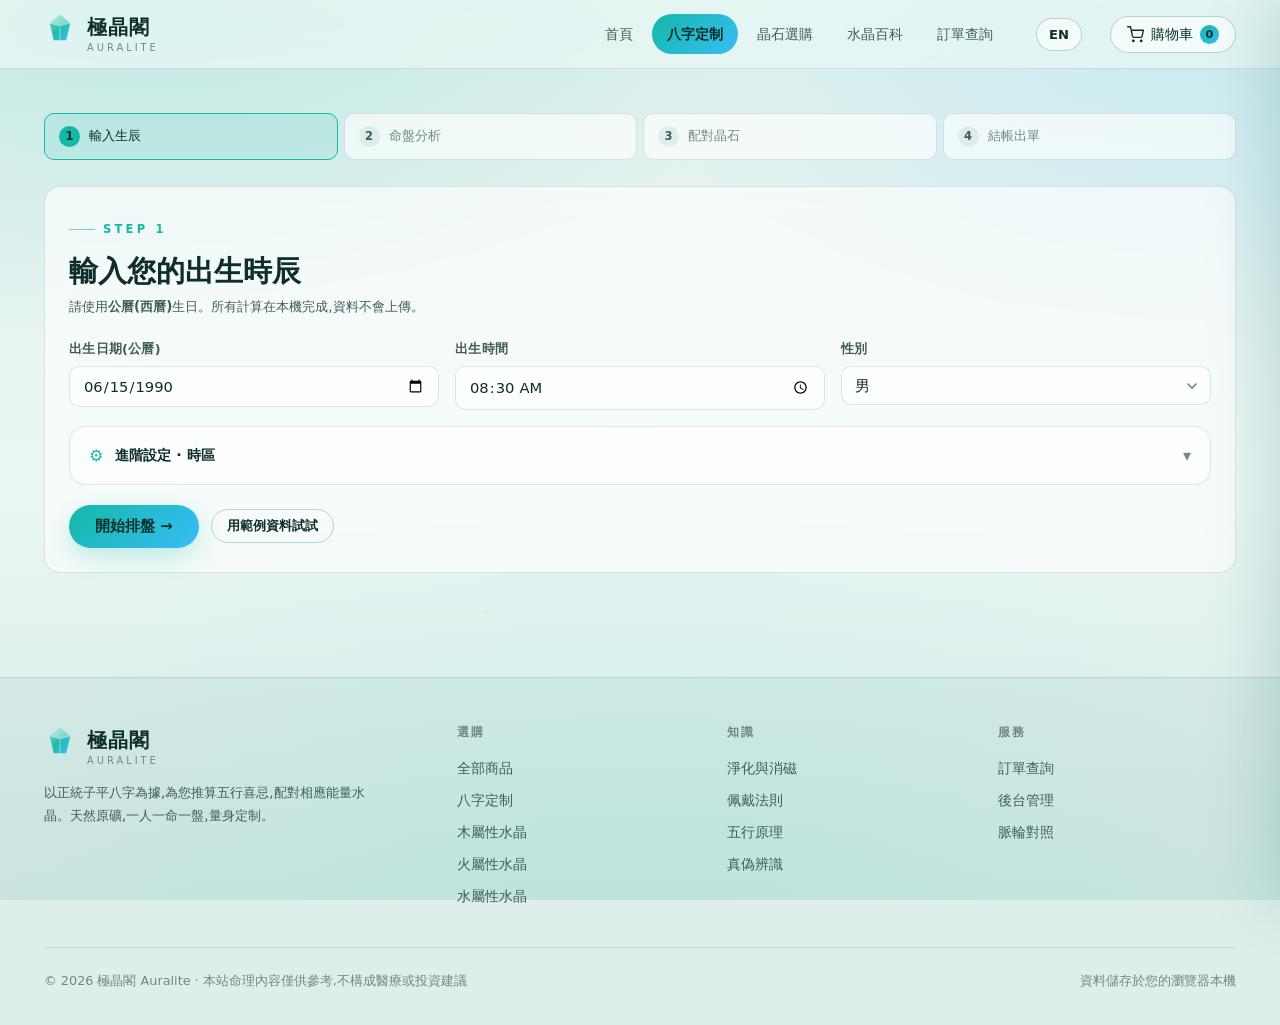
<file: bazi.html>
<!DOCTYPE html>
<html lang="zh-Hant">
<head>
<meta charset="UTF-8">
<meta name="viewport" content="width=device-width, initial-scale=1">
<title data-i18n="title">八字排盤定制 · 極晶閣</title>
<meta name="description" content="輸入出生時辰,免費排出四柱八字、五行力量分佈與喜用神,並配對相應能量水晶。">
<link rel="stylesheet" href="assets/css/style.css?v=3">
<link rel="icon" href="data:image/svg+xml,<svg xmlns='http://www.w3.org/2000/svg' viewBox='0 0 40 40'><path d='M20 2 L33 13 L28 34 L12 34 L7 13 Z' fill='%2314b8a6'/></svg>">
</head>
<body>
<header id="nav"></header>

<section class="section-sm">
  <div class="wrap">
    <div class="steps">
      <div class="step on" id="st1"><span class="step-n">1</span><span data-i18n="step1">輸入生辰</span></div>
      <div class="step" id="st2"><span class="step-n">2</span><span data-i18n="step2">命盤分析</span></div>
      <div class="step" id="st3"><span class="step-n">3</span><span data-i18n="step3">配對晶石</span></div>
      <div class="step" id="st4"><span class="step-n">4</span><span data-i18n="step4">結帳出單</span></div>
    </div>

    <!-- ===== 輸入區 ===== -->
    <div class="card" id="formCard">
      <div class="row-between wrap-row" style="margin-bottom:20px">
        <div>
          <span class="eyebrow" data-i18n="form.eyebrow">Step 1</span>
          <h1 class="h-2" data-i18n="form.h">輸入您的出生時辰</h1>
          <p class="small muted" style="margin-top:5px" data-i18n-html="1" data-i18n="form.note">請使用<strong>公曆(西曆)</strong>生日。所有計算在本機完成,資料不會上傳。</p>
        </div>
      </div>

      <div class="grid g3" style="gap:16px">
        <div class="field"><label class="label" data-i18n="lbl.date">出生日期(公曆)</label>
          <input type="date" class="input" id="bDate" value="1990-06-15" min="1900-01-01" max="2100-12-31"></div>
        <div class="field"><label class="label" data-i18n="lbl.time">出生時間</label>
          <input type="time" class="input" id="bTime" value="08:30"></div>
        <div class="field"><label class="label" data-i18n="lbl.gender">性別</label>
          <select class="select" id="bGender"><option value="男" data-i18n="gender.m">男</option><option value="女" data-i18n="gender.f">女</option></select></div>
      </div>

      <div class="acc" style="margin-top:16px" id="advAcc">
        <div class="acc-head"><span style="color:var(--accent)">⚙</span><span style="font-size:.9rem;font-weight:600" data-i18n="adv.title">進階設定 · 時區</span><span class="acc-arrow">▾</span></div>
        <div class="acc-body">
          <div class="grid g3" style="gap:16px">
            <div class="field"><label class="label" data-i18n="adv.tzlabel">出生地時區</label>
              <select class="select" id="bTz">
                <option value="8" selected data-i18n="tz.8">UTC+8 · 香港/澳門/台灣/中國</option>
                <option value="9" data-i18n="tz.9">UTC+9 · 日本/韓國</option>
                <option value="7" data-i18n="tz.7">UTC+7 · 泰國/越南</option>
                <option value="0" data-i18n="tz.0">UTC+0 · 英國</option>
                <option value="-5" data-i18n="tz.m5">UTC−5 · 美東</option>
                <option value="-8" data-i18n="tz.m8">UTC−8 · 美西</option>
                <option value="10" data-i18n="tz.10">UTC+10 · 澳洲東部</option>
              </select></div>
          </div>
          <div class="note note-info" style="margin-top:14px" data-i18n-html="1" data-i18n="adv.note">
            <span>ⓘ</span>
            <div>排盤以您填寫的<strong>鐘錶時間</strong>(配合所選時區)直接推算,不另作真太陽時修正。若出生時間接近<strong>時辰交界</strong>(如 08:58 或 23:02),時柱可能受影響,建議以專業排盤軟體覆核。</div>
          </div>
        </div>
      </div>

      <div class="row wrap-row" style="gap:12px;margin-top:20px">
        <button class="btn btn-primary" id="btnCalc" data-i18n="btn.calc">開始排盤 →</button>
        <button class="btn btn-ghost btn-sm" id="btnDemo" data-i18n="btn.demo">用範例資料試試</button>
      </div>
    </div>

    <!-- ===== 結果區 ===== -->
    <div id="result" style="display:none">

      <!-- 四柱 -->
      <div class="card" style="margin-top:22px">
        <div class="row-between wrap-row" style="margin-bottom:18px">
          <div>
            <span class="eyebrow" data-i18n="res.eyebrow">Step 2 · 命盤</span>
            <h2 class="h-2" data-i18n="res.h2">四柱八字</h2>
          </div>
          <div class="row wrap-row" style="gap:8px">
            <span class="tag" id="tagZodiac"></span>
            <span class="tag" id="tagJie"></span>
            <button class="btn btn-ghost btn-xs" id="btnEdit" data-i18n="btn.edit">修改生辰</button>
          </div>
        </div>
        <div class="pillars" id="pillars"></div>
        <div class="note note-warn" style="margin-top:14px" id="edgeWarn" hidden>
          <span>⚠</span><div id="edgeWarnText"></div>
        </div>
      </div>

      <!-- 五行 -->
      <div class="grid g2" style="margin-top:20px;gap:20px">
        <div class="card">
          <h3 class="h-3" style="margin-bottom:16px" data-i18n="wx.h3">五行力量分佈</h3>
          <div id="wxBars"></div>
          <div class="tiny faint" style="margin-top:14px;line-height:1.7" data-i18n-html="1" data-i18n="wx.note">
            計算方式:四柱天干各計權重,地支依<strong>本氣 / 中氣 / 餘氣</strong>拆解藏干(權重 1 / 0.45 / 0.2),月支為月令額外加權 1.5 倍。
          </div>
        </div>
        <div class="card" style="display:grid;place-items:center">
          <div style="width:100%;max-width:290px" id="wxRing"></div>
          <div class="tiny faint center" style="margin-top:4px" data-i18n="wx.ringnote">實線為相生,虛線為相剋 · 圈越大力量越強 · 高亮為喜用</div>
        </div>
      </div>

      <!-- 日主判定 -->
      <div class="card" style="margin-top:20px">
        <div class="grid g2" style="gap:26px">
          <div>
            <h3 class="h-3" style="margin-bottom:14px" data-i18n="dm.h3">日主與強弱</h3>
            <div class="row wrap-row" style="gap:10px;margin-bottom:14px">
              <div style="text-align:center;padding:13px 20px;border-radius:14px;background:rgba(20,184,166,.12);border:1px solid rgba(20,184,166,.32)">
                <div class="tiny faint" data-i18n="dm.label">日主</div>
                <div id="dmChar" style="font-family:var(--font-serif);font-size:2rem;font-weight:700;line-height:1.1"></div>
                <div class="tiny" id="dmSub"></div>
              </div>
              <div style="flex:1;min-width:150px">
                <div class="row-between"><span class="small muted" data-i18n="dm.strength">強弱判定</span><span id="strTag" style="font-weight:800;font-size:1.05rem"></span></div>
                <div class="wx-bar-track" style="margin-top:8px"><div class="wx-bar-fill" id="strBar" style="background:linear-gradient(90deg,var(--accent),var(--accent-2))"></div></div>
                <div class="row-between tiny faint" style="margin-top:4px"><span data-i18n="dm.weak">身弱</span><span id="strIdx"></span><span data-i18n="dm.strong">身旺</span></div>
              </div>
            </div>
            <p class="small muted" id="strDesc"></p>
            <div class="grid g2" style="gap:9px;margin-top:14px">
              <div class="tag" style="text-align:center;padding:7px" id="relBi"></div>
              <div class="tag" style="text-align:center;padding:7px" id="relYin"></div>
              <div class="tag" style="text-align:center;padding:7px" id="relShi"></div>
              <div class="tag" style="text-align:center;padding:7px" id="relCai"></div>
            </div>
          </div>
          <div>
            <h3 class="h-3" style="margin-bottom:14px" data-i18n="fav.h3">喜用神與調理方向</h3>
            <div class="row wrap-row" style="gap:8px;margin-bottom:8px">
              <span class="small muted" style="width:44px" data-i18n="fav.supp">宜補</span>
              <div class="row wrap-row" style="gap:6px" id="favorTags"></div>
            </div>
            <div class="row wrap-row" style="gap:8px;margin-bottom:16px">
              <span class="small muted" style="width:44px" data-i18n="fav.avoid">節制</span>
              <div class="row wrap-row" style="gap:6px" id="avoidTags"></div>
            </div>
            <div class="note note-info" style="line-height:1.75"><span>☯</span><div id="logicText"></div></div>
            <div class="note note-warn" style="margin-top:10px" id="tiaohouBox" hidden><span>◈</span><div id="tiaohouText"></div></div>
          </div>
        </div>
        <div class="note" style="margin-top:18px"><span>✎</span><div id="summaryText" style="line-height:1.8"></div></div>
      </div>

      <!-- 八字深度解析報告（加購,PDF 僅由後台店主製作） -->
      <div class="card" id="reportCard" style="margin-top:20px;background:linear-gradient(135deg,rgba(20,184,166,.08),rgba(56,189,248,.04));border:1px solid rgba(20,184,166,.22)">
        <div class="row-between wrap-row" style="margin-bottom:12px">
          <div>
            <span class="eyebrow" data-i18n="report.eyebrow">深度解析 · REPORT</span>
            <h3 class="h-3" style="margin-top:4px" data-i18n="report.h3">八字深度解析報告</h3>
          </div>
        </div>
        <p class="small muted" style="line-height:1.7;margin:0" data-i18n-html="1" data-i18n="report.p">
          這份<strong>付費深度報告</strong>(價值 <span style="color:var(--gold);font-weight:700">$380</span>)由店主依您的命盤親自詳批,內含命格、大運、開運方位、行業與配石建議;完成加購後由店主於<strong>後台製作並寄出 PDF</strong>,本頁不提供自動生成。
        </p>
        <div id="reportAddon" style="margin-top:14px"></div>
      </div>

      <!-- 推薦 -->
      <div style="margin-top:34px">
        <div class="section-head">
          <div class="row-between wrap-row">
            <div>
              <span class="eyebrow" data-i18n="rec.eyebrow">Step 3 · 配對</span>
              <h2 class="h-1" data-i18n="rec.h2">為您配對的晶石</h2>
              <p class="small muted" style="margin-top:6px" data-i18n-html="1" data-i18n="rec.p">依喜用神優先序排列,<span style="color:var(--accent)">首選</span>為最相應者。可自由增減,亦可到<a href="shop.html" style="color:var(--accent);text-decoration:underline">選購頁</a>瀏覽全部。</p>
            </div>
            <div class="row wrap-row" style="gap:6px" id="recFilter"></div>
          </div>
        </div>
        <div class="grid g-auto" id="recGrid"></div>
      </div>

      <!-- 加購服務 -->
      <div style="margin-top:34px">
        <div class="section-head">
          <span class="eyebrow" data-i18n="svc.eyebrow">選配</span>
          <h2 class="h-2" data-i18n="svc.h2">加購定制服務</h2>
        </div>
        <div class="grid g-auto-lg" id="svcGrid"></div>
      </div>

      <!-- 前往結帳 -->
      <div class="card center" style="margin-top:30px;padding:40px 26px;background:linear-gradient(135deg,rgba(20,184,166,.13),rgba(56,189,248,.07))">
        <span class="eyebrow" style="margin:0 auto;display:table" data-i18n="checkout.eyebrow">Step 4</span>
        <h2 class="h-2" data-i18n="checkout.h2">確認清單,自動出單</h2>
        <p class="small muted" style="margin:10px auto 22px;max-width:480px" data-i18n="checkout.p">
          結帳後系統會自動生成訂單編號、附上您的命盤摘要與明細,並依設定寄出通知郵件。
        </p>
        <div class="row wrap-row" style="gap:12px;justify-content:center">
          <button class="btn btn-primary" id="btnGoCheckout" data-i18n="btn.checkout">前往結帳 →</button>
          <button class="btn btn-ghost" id="btnViewCart" data-i18n-html="1" data-i18n="btn.cart">查看購物車(<span id="cartN">0</span>)</button>
        </div>
      </div>

      <div class="note" style="margin-top:22px">
        <span>ⓘ</span>
        <div class="tiny" style="line-height:1.75" data-i18n-html="1" data-i18n="acc.note">
          <strong>關於準確度</strong>——本站節氣以太陽視黃經即時計算(Meeus 演算法),精度約 ±10 分鐘。
          若您出生時刻正好落在<strong>交節前後 15 分鐘</strong>或<strong>時辰交界</strong>,建議以專業排盤軟體覆核。
          日柱採「子時(23:00)換日」流派。命理內容僅供參考,不構成醫療、法律或投資建議。
        </div>
      </div>
    </div>
  </div>
</section>

<footer id="footer"></footer>

<script src="assets/js/bazi.js?v=3"></script>
<script src="assets/js/data.js?v=3"></script>
<script src="assets/js/store.js?v=3"></script>
<script src="assets/js/i18n.js?v=3"></script>
<script src="assets/js/app.js?v=3"></script>
<script>
I18N.add('en', {
  'title': 'BaZi Chart & Customization · 極晶閣 Auralite',
  'metaDesc': 'Enter your birth time to generate a free Four-Pillars BaZi chart, the Five-Element strength distribution and favorable elements, then pair them with the right energy crystals.',
  'step1': 'Enter Birth Time', 'step2': 'Chart Analysis', 'step3': 'Crystal Match', 'step4': 'Checkout',
  'form.eyebrow': 'Step 1', 'form.h': 'Enter Your Birth Time',
  'form.note': 'Use your <strong>Gregorian (Western)</strong> birth date. All calculation runs locally — your data is never uploaded.',
  'lbl.date': 'Birth Date (Gregorian)', 'lbl.time': 'Birth Time', 'lbl.gender': 'Gender',
  'gender.m': 'Male', 'gender.f': 'Female',
  'adv.title': 'Advanced · Time Zone', 'adv.tzlabel': 'Birth Place Time Zone',
  'tz.8': 'UTC+8 · Hong Kong/Macau/Taiwan/China', 'tz.9': 'UTC+9 · Japan/Korea', 'tz.7': 'UTC+7 · Thailand/Vietnam',
  'tz.0': 'UTC+0 · UK', 'tz.m5': 'UTC−5 · US East', 'tz.m8': 'UTC−8 · US West', 'tz.10': 'UTC+10 · Australia East',
  'adv.note': 'The chart is derived directly from the <strong>clock time</strong> you enter (with the selected time zone); no true-solar-time correction is applied. If your birth time is near a <strong>two-hour pillar boundary</strong> (e.g. 08:58 or 23:02), the hour pillar may be affected — we recommend verifying with a professional charting tool.',
  'btn.calc': 'Generate Chart →', 'btn.demo': 'Try Sample Data', 'btn.edit': 'Edit Birth Time',
  'res.eyebrow': 'Step 2 · Chart', 'res.h2': 'Four Pillars (BaZi)',
  'wx.h3': 'Five-Element Strength',
  'wx.note': 'Calculation: each Heavenly Stem of the four pillars counts with weight; Earthly Branch hidden stems are split by <strong>main / middle / residual</strong> qi (weights 1 / 0.45 / 0.2); the month branch (month commander) gets an extra ×1.5.',
  'wx.ringnote': 'Solid lines nurture, dashed lines control · larger circle = stronger · highlighted = favorable',
  'dm.h3': 'Day Master & Strength', 'dm.label': 'Day Master', 'dm.strength': 'Strength', 'dm.weak': 'Weak', 'dm.strong': 'Strong',
  'fav.h3': 'Favorable Elements & Regulation', 'fav.supp': 'Favor', 'fav.avoid': 'Moderate',
  'report.eyebrow': 'Deep Reading · REPORT', 'report.h3': 'BaZi Deep Reading Report',
  'report.p': 'This <strong>paid in-depth report</strong> (valued at <span style="color:var(--gold);font-weight:700">$380</span>) is personally prepared by the shop owner from your chart — covering destiny pattern, major luck cycles, auspicious directions, career and crystal guidance. After you add it to your order, the owner produces and emails the <strong>PDF from the backend</strong>; this page does not generate it automatically.',
  'report.addbtn': 'Add BaZi Deep Report',
  'rec.eyebrow': 'Step 3 · Match', 'rec.h2': 'Crystals Matched for You',
  'rec.p': 'Recommendations are ordered by priority of favorable elements; the <span style="color:var(--accent)">first choice</span> is the most resonant. Add or remove freely, or browse all on the <a href="shop.html" style="color:var(--accent);text-decoration:underline">shop page</a>.',
  'svc.eyebrow': 'Add-ons', 'svc.h2': 'Customization Services', 'svc.add': 'Add to Customization',
  'checkout.eyebrow': 'Step 4', 'checkout.h2': 'Confirm Your List, Auto-Issue Order',
  'checkout.p': 'After checkout the system auto-generates an order number, attaches your chart summary and item details, and sends a notification email per settings.',
  'btn.checkout': 'Go to Checkout →', 'btn.cart': 'View Cart (<span id="cartN">0</span>)',
  'acc.note': '<strong>About accuracy</strong> — Solar terms here are computed live from solar ecliptic longitude (Meeus algorithm), accurate to about ±10 minutes. If your birth moment falls within <strong>15 minutes of a term boundary</strong> or at a <strong>two-hour pillar boundary</strong>, verify with a professional charting tool. Day pillars follow the "midnight (23:00) day-switch" school. Content is for reference only and is not medical, legal or investment advice.',
  'match.best': '★ Best Match', 'match.fav': 'Favorable · ', 'match.neutral': 'Neutral & Versatile',
  'rec.all': 'All'
});

App.boot('bazi.html');
const { $, $$, money, esc, toast } = App;

let R = null;          // 排盤結果
let recAll = [];       // 全部推薦
let recFilterEl = '';  // 篩選中的五行

/* ---------- 範例 ---------- */
$('#btnDemo').onclick = () => {
  $('#bDate').value = '1988-11-23';
  $('#bTime').value = '14:20';
  $('#bGender').value = '女';
  calc();
};

$('#btnCalc').onclick = calc;
$('#btnEdit').onclick = () => {
  $('#result').style.display = 'none';
  $('#formCard').style.display = 'block';
  setStep(1);
  window.scrollTo({ top: 0, behavior: 'smooth' });
};

function setStep(n) {
  [1,2,3,4].forEach(i => {
    const el = $('#st' + i);
    el.classList.toggle('on', i === n);
    el.classList.toggle('done', i < n);
  });
}

/* ---------- 排盤 ---------- */
function calc() {
  const dv = $('#bDate').value, tv = $('#bTime').value;
  if (!dv) return toast(I18N.t('err.date','請填寫出生日期'), 'err');
  if (!tv) return toast(I18N.t('err.time','請填寫出生時間'), 'err');
  const [y, m, d] = dv.split('-').map(Number);
  const [h, mi] = tv.split(':').map(Number);
  if (y < 1900 || y > 2100) return toast(I18N.t('err.year','目前支援 1900–2100 年'), 'err');

  try {
    R = BaZi.calculate({
      y, m, d, h, mi,
      tz: parseFloat($('#bTz').value),
      gender: $('#bGender').value
    });
  } catch (e) {
    return toast(I18N.t('err.fail','排盤失敗:') + e.message, 'err');
  }

  Store.saveBazi(R);
  render();
  $('#formCard').style.display = 'none';
  $('#result').style.display = 'block';
  setStep(2);
  setTimeout(() => $('#result').scrollIntoView({ behavior: 'smooth', block: 'start' }), 60);
}

/* ---------- 渲染 ---------- */
function render() {
  const en = I18N.getLang() === 'en';
  const L = e => en ? I18N.elEn(e) : e;
  const rlabel = zh => en ? (BaZi.RELATION_EN[zh] || zh) : zh;

  /* 四柱 */
  $('#pillars').innerHTML = R.pillars.map(p => `
    <div class="pillar ${p.key === 'day' ? 'day' : ''}">
      <div class="pillar-label">${en ? p.labelEn : p.label}${p.key === 'day' ? (en ? ' · Self' : ' · 命主') : ''}</div>
      <div class="pillar-gz">
        <span class="gz-char el-${p.ganEl}">${en ? p.ganCharEn : p.ganChar}</span>
        <span class="gz-char el-${p.zhiEl}">${en ? p.zhiCharEn : p.zhiChar}</span>
        <div class="gz-sub" style="margin-top:6px">${en ? (p.ganYYEn + ' ' + L(p.ganEl)) : (p.ganYY + p.ganEl)} · ${en ? (p.zhiYYEn + ' ' + L(p.zhiEl)) : (p.zhiYY + p.zhiEl)}</div>
        <div class="gz-sub" style="color:var(--accent);margin-top:3px">${en ? (BaZi.SHISHEN_EN[p.shishen] || p.shishen) : p.shishen}</div>
      </div>
      <div class="pillar-hidden">
        藏干 ${BaZi.HIDDEN[p.zhiChar].map(g => `<span class="el-${BaZi.GAN_EL[g]}">${en ? BaZi.GAN_PINYIN[g] : BaZi.GAN[g]}</span>`).join(' ')}
        <div class="tiny faint" style="margin-top:3px">${en ? '' : p.nayin}</div>
      </div>
    </div>`).join('');

  $('#tagZodiac').textContent = (en ? 'Zodiac: ' : '生肖 ') + (en ? R.zodiacEn : R.zodiac);
  $('#tagJie').textContent = (en ? 'Term: ' : '節令 ') + (en ? R.jieNameEn : R.jieName);

  /* 交界警示 */
  const lon = R.solarLongitude;
  const nearJie = Math.min(...[0,30,60,90,120,150,180,210,240,270,300,330].map(x => {
    let dd = Math.abs(((lon - 315 - x) % 360 + 360) % 360);
    return Math.min(dd, 360 - dd);
  }));
  const adjH = parseInt(R.correction.adjustedTime.slice(11, 13));
  const adjM = parseInt(R.correction.adjustedTime.slice(14, 16));
  const minToHourEdge = Math.min(...[1,3,5,7,9,11,13,15,17,19,21,23].map(hh => {
    const diff = Math.abs((adjH * 60 + adjM) - hh * 60);
    return Math.min(diff, 1440 - diff);
  }));
  const warns = [], warnsEn = [];
  if (nearJie < 0.25) {
    warns.push(`出生時刻距<strong>交節點約 ${(nearJie * 24.4).toFixed(0)} 小時內</strong>,年柱或月柱可能因演算誤差而改變`);
    warnsEn.push(`Your birth time is within about ${(nearJie * 24.4).toFixed(0)} hours of a <strong>solar-term boundary</strong>; the year or month pillar may change due to calculation tolerance.`);
  }
  if (minToHourEdge <= 8) {
    warns.push(`修正後時間 <strong>${R.correction.adjustedTime.slice(11)}</strong> 距時辰交界僅 ${minToHourEdge} 分鐘,時柱請務必覆核`);
    warnsEn.push(`The adjusted time <strong>${R.correction.adjustedTime.slice(11)}</strong> is only ${minToHourEdge} minutes from a <strong>two-hour pillar boundary</strong>; please double-check the hour pillar.`);
  }
  if (warns.length) {
    $('#edgeWarn').hidden = false;
    $('#edgeWarnText').innerHTML = (en ? warnsEn : warns).join('<br>');
  } else { $('#edgeWarn').hidden = true; }

  /* 五行 */
  $('#wxBars').innerHTML = App.wxBars(R.pct, R.favor, R.avoid);
  $('#wxRing').innerHTML = App.wxRing(R.pct, R.favor);

  /* 日主 */
  $('#dmChar').innerHTML = `<span class="el-${R.dayMaster.el}">${en ? BaZi.GAN_PINYIN[R.dayMaster.index] : R.dayMaster.gan}</span>`;
  $('#dmSub').textContent = en ? (R.dayMaster.yyEn + ' ' + I18N.elEn(R.dayMaster.el)) : (R.dayMaster.yy + R.dayMaster.el);
  $('#strTag').innerHTML = `<span class="el-${R.dayMaster.el}">${en ? BaZi.STRENGTH_EN[R.strength] : R.strength}</span>`;
  $('#strBar').style.width = Math.max(4, Math.min(100, R.strengthIdx * 1.35)) + '%';
  $('#strIdx').textContent = '指數 ' + R.strengthIdx;
  $('#strDesc').textContent = (en ? R.strengthDescEn : R.strengthDesc) + (en ? ` (Same-faction strength ${R.supportPct}%)` : ` (同黨力量占比 ${R.supportPct}%)`);

  const rel = R.relations;
  $('#relBi').innerHTML = `${rlabel('比劫')} <span class="el-${rel.bijie}">${L(rel.bijie)}</span> ${R.pct[rel.bijie]}%`;
  $('#relYin').innerHTML = `${rlabel('印星')} <span class="el-${rel.yin}">${L(rel.yin)}</span> ${R.pct[rel.yin]}%`;
  $('#relShi').innerHTML = `${rlabel('食傷')} <span class="el-${rel.shishang}">${L(rel.shishang)}</span> ${R.pct[rel.shishang]}%`;
  $('#relCai').innerHTML = `${rlabel('財星')} <span class="el-${rel.cai}">${L(rel.cai)}</span> ${R.pct[rel.cai]}% · ${rlabel('官殺')} <span class="el-${rel.guansha}">${L(rel.guansha)}</span> ${R.pct[rel.guansha]}%`;

  $('#favorTags').innerHTML = R.favor.map((e, i) =>
    `<span class="wx wx-${e}" style="padding:5px 14px;font-size:.9rem"><span class="dot"></span>${L(e)}${i === 0 ? (en ? ' · First' : ' · 首選') : ''}</span>`).join('');
  $('#avoidTags').innerHTML = R.avoid.map(e =>
    `<span class="tag" style="padding:5px 12px">${L(e)}</span>`).join('');

  $('#logicText').innerHTML = en ? R.logicEn : R.logic;
  if (R.tiaohou) {
    $('#tiaohouBox').hidden = false;
    $('#tiaohouText').innerHTML = (en ? '<strong>Seasonal Adjustment</strong>——' : '<strong>調候補充</strong>——') + (en ? R.tiaohou.whyEn : R.tiaohou.why);
  } else $('#tiaohouBox').hidden = true;
  $('#summaryText').textContent = en ? R.summaryEn : R.summary;

  /* 推薦 */
  recAll = CrystalData.recommendByElements(R.favor, R.avoid, { products: Store.getProducts() });
  const elsInRec = [...new Set(recAll.slice(0, 40).map(p => p.element))];
  $('#recFilter').innerHTML = `<span class="pill ${recFilterEl === '' ? 'on' : ''}" data-f="">${en ? 'All' : '全部'}</span>` +
    elsInRec.map(e => `<span class="pill ${recFilterEl === e ? 'on' : ''}" data-f="${e}">${L(e)}</span>`).join('');
  $$('#recFilter .pill').forEach(b => b.onclick = () => { recFilterEl = b.dataset.f; renderRec(); $$('#recFilter .pill').forEach(x => x.classList.toggle('on', x.dataset.f === recFilterEl)); });
  renderRec();

  /* 服務（深度報告已收錄於上方報告面板,此處排除） */
  $('#svcGrid').innerHTML = Store.getServices().filter(s => s.id !== 'svc-consult').map(s => `
    <div class="card card-hover">
      <div class="row-between" style="margin-bottom:9px">
        <div class="row" style="gap:10px">
          <span style="font-size:1.5rem;color:var(--accent)">${s.icon}</span>
          <div><div style="font-weight:700">${esc(I18N.data(s, 'name'))}</div><div class="tiny faint">${en ? '' : esc(s.en)}</div></div>
        </div>
        <div style="font-family:var(--font-mono);font-weight:800;color:var(--gold)">${money(s.price)}</div>
      </div>
      <p class="tiny muted" style="line-height:1.65">${esc(I18N.data(s, 'desc'))}</p>
      <button class="btn btn-ghost btn-sm btn-block" style="margin-top:12px" data-add="${s.id}">${I18N.t('svc.add','加入定制')}</button>
    </div>`).join('');
  App.bindAddButtons();
  renderReportAddon();

  updateCartN();
}

/* ---------- 深度報告加購（PDF 僅由後台製作,本頁不生成） ---------- */
function renderReportAddon() {
  const en = I18N.getLang() === 'en';
  const s = Store.getServices().find(x => x.id === 'svc-consult');
  const box = document.getElementById('reportAddon');
  if (!box || !s) return;
  box.innerHTML = `
    <div class="card card-hover" style="background:rgba(255,255,255,.55)">
      <div class="row-between" style="margin-bottom:9px">
        <div class="row" style="gap:10px">
          <span style="font-size:1.5rem;color:var(--accent)">${s.icon}</span>
          <div><div style="font-weight:700">${esc(I18N.data(s, 'name'))}</div><div class="tiny faint">${en ? '' : esc(s.en)}</div></div>
        </div>
        <div style="font-family:var(--font-mono);font-weight:800;color:var(--gold)">${money(s.price)}</div>
      </div>
      <p class="tiny muted" style="line-height:1.65">${esc(I18N.data(s, 'desc'))}</p>
      <button class="btn btn-primary btn-sm btn-block" style="margin-top:12px" data-add="${s.id}">${I18N.t('report.addbtn','加購 八字深度解析報告')}</button>
    </div>`;
  App.bindAddButtons();
}

/* ---------- 推薦晶石渲染 ---------- */
function renderRec() {
  const en = I18N.getLang() === 'en';
  const list = (recFilterEl ? recAll.filter(p => p.element === recFilterEl) : recAll).slice(0, 12);
  $('#recGrid').innerHTML = list.map((p, i) => {
    let label = '';
    if (!recFilterEl) {
      if (i === 0) label = en ? I18N.t('match.best','★ 最相應') : '★ 最相應';
      else if (p.element === R.favor[0]) label = (en ? I18N.t('match.fav','喜用 · ') : '喜用 · ') + (en ? I18N.elEn(p.element) : p.element);
      else if (R.favor.includes(p.element)) label = (en ? I18N.t('match.fav','喜用 · ') : '喜用 · ') + (en ? I18N.elEn(p.element) : p.element);
      else if (p.crystalId === 'clear-quartz') label = en ? I18N.t('match.neutral','中性百搭') : '中性百搭';
    } else if (R.favor.includes(p.element)) label = (en ? I18N.t('match.fav','喜用 · ') : '喜用 · ') + (en ? I18N.elEn(p.element) : p.element);
    return App.productCard(p, { matchLabel: label });
  }).join('');
  App.bindAddButtons();
  App.bindZoomInGrid(document.getElementById('recGrid'), 'product');
}

function updateCartN() {
  const n = Store.cartCount();
  const el = $('#cartN'); if (el) el.textContent = n;
  if (n > 0) setStep(3);
}
Store.on('cart', updateCartN);

$('#btnGoCheckout').onclick = () => {
  if (Store.cartCount() === 0) return toast(I18N.t('err.nocart','請先選擇至少一件晶石'), 'err');
  location.href = 'checkout.html';
};
$('#btnViewCart').onclick = () => App.openCart();

/* 切換語言時重渲染結果 */
I18N.onLangChange(() => {
  if (R && $('#result').style.display !== 'none') {
    render();
  } else if (R) {
    renderReportAddon();
  }
});

// 後台改了產品/服務 → 此頁自動重渲染(同分頁回來、跨分頁、cached 載入)
App.bindStoreRefresh(() => {
  if (R && $('#result').style.display !== 'none') render();
  else if (R) renderReportAddon();
});

/* 若已有排盤紀錄,自動載入 */
(function restore() {
  const saved = Store.getBazi();
  if (!saved) return;
  R = saved;
  const i = saved.input;
  $('#bDate').value = `${i.y}-${String(i.m).padStart(2,'0')}-${String(i.d).padStart(2,'0')}`;
  $('#bTime').value = `${String(i.h).padStart(2,'0')}:${String(i.mi||0).padStart(2,'0')}`;
  if (i.gender) $('#bGender').value = i.gender;
  if (i.tz != null) $('#bTz').value = String(i.tz);
  render();
  $('#formCard').style.display = 'none';
  $('#result').style.display = 'block';
  setStep(Store.cartCount() > 0 ? 3 : 2);
})();
</script>
</body>
</html>
</file>
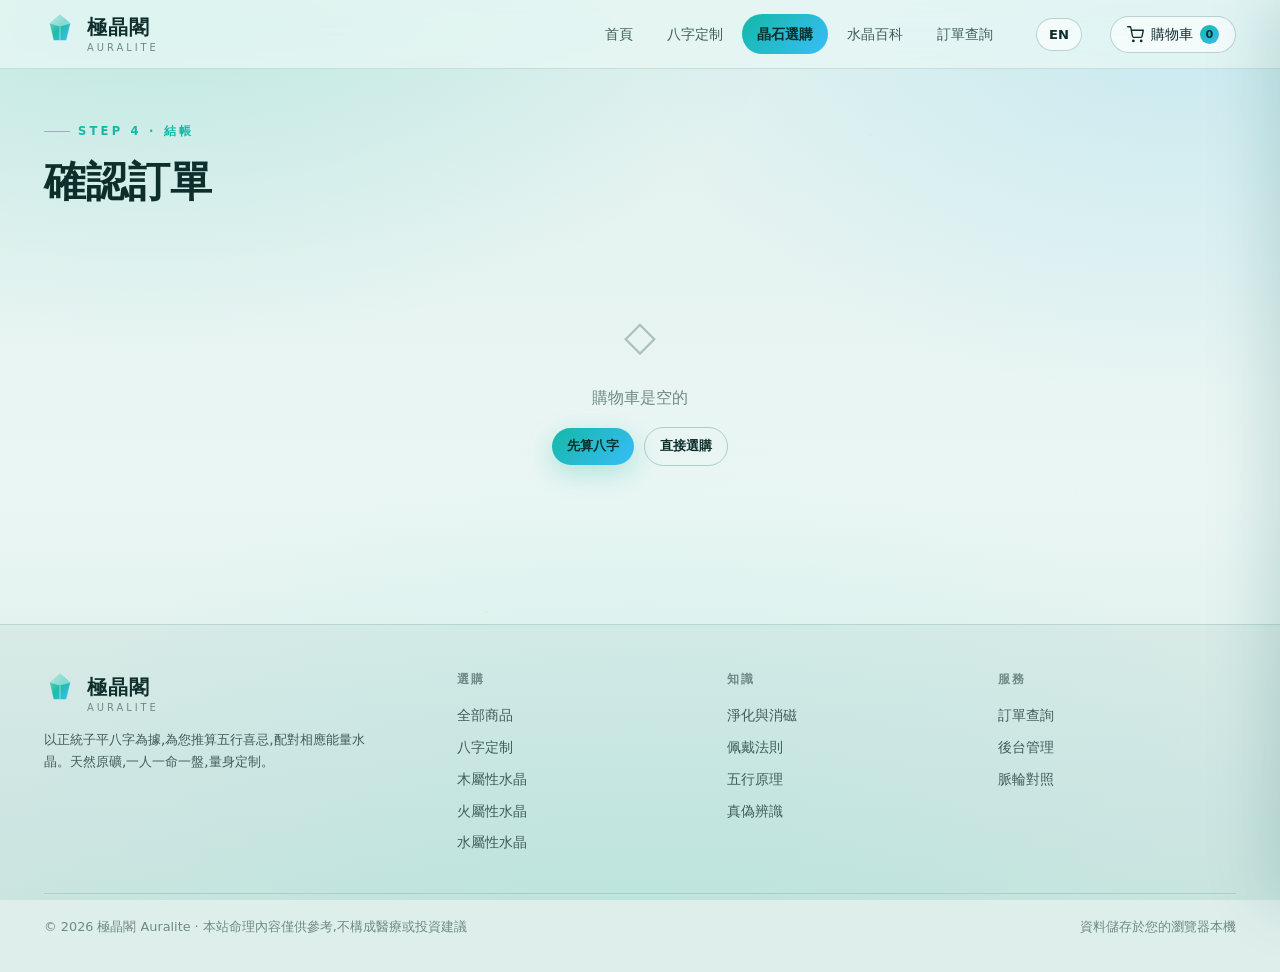
<file: checkout.html>
<!DOCTYPE html>
<html lang="zh-Hant">
<head>
<meta charset="UTF-8">
<meta name="viewport" content="width=device-width, initial-scale=1">
<title data-i18n="title">結帳 · 極晶閣</title>
<link rel="stylesheet" href="assets/css/style.css?v=3">
<link rel="icon" href="data:image/svg+xml,<svg xmlns='http://www.w3.org/2000/svg' viewBox='0 0 40 40'><path d='M20 2 L33 13 L28 34 L12 34 L7 13 Z' fill='%2314b8a6'/></svg>">
</head>
<body>
<header id="nav"></header>

<section class="section-sm">
  <div class="wrap">

    <!-- ===== 結帳表單 ===== -->
    <div id="checkoutView">
      <div class="section-head">
        <span class="eyebrow" data-i18n="eyebrow">Step 4 · 結帳</span>
        <h1 class="h-1" data-i18n="h1">確認訂單</h1>
      </div>

      <div class="grid" style="grid-template-columns:1.35fr 1fr;gap:24px;align-items:start" id="coGrid">
        <!-- 左:資料 -->
        <div class="col" style="gap:20px">

          <!-- 定制加購(出現在填寫個人資料之前) -->
          <div class="card" id="addonCard">
            <div class="row-between" style="margin-bottom:6px">
              <h3 class="h-3" data-i18n="addon.h">定制加購（選用）</h3>
              <span class="badge soft" data-i18n="addon.badge">可先加,再填資料</span>
            </div>
            <p class="tiny muted" style="margin-bottom:14px" data-i18n="addon.p">想加購八字報告、吊墜製作或請店家幫您設計?在填寫收件資料前先加入購物車即可。</p>
            <div class="grid g-auto-sm" id="coSvcGrid" style="gap:12px"></div>
            <div class="row wrap-row" style="gap:10px;margin-top:14px">
              <button class="btn btn-ghost btn-sm" id="coOwner" data-i18n="addon.owner">⊕ 店家幫我定制一條</button>
              <button class="btn btn-ghost btn-sm" id="coDiy" data-i18n="addon.diy">⊕ 客戶 DIY 自選一條</button>
            </div>
          </div>

          <div class="card">
            <h3 class="h-3" style="margin-bottom:16px" data-i18n="recv.h">收件資料</h3>
            <div class="grid g2" style="gap:14px">
              <div class="field"><label class="label" data-i18n="recv.name">姓名 <span style="color:var(--danger)">*</span></label>
                <input class="input" id="cName" placeholder="陳大文"></div>
              <div class="field"><label class="label" data-i18n="recv.phone">聯絡電話 <span style="color:var(--danger)">*</span></label>
                <input class="input" id="cPhone" placeholder="9123 4567" inputmode="tel"></div>
            </div>
            <div class="field" style="margin-top:14px"><label class="label" data-i18n="recv.email">Email(用於接收訂單確認)</label>
              <input class="input" id="cEmail" type="email" placeholder="you@example.com"></div>
            <div class="field" style="margin-top:14px"><label class="label" data-i18n="recv.addr">送貨地址</label>
              <textarea class="textarea" id="cAddr" placeholder="香港 · 九龍 · …&#10;或填寫順豐站/智能櫃編號"></textarea></div>
            <div class="field" style="margin-top:14px"><label class="label" data-i18n="recv.note">備註(手圍尺寸、款式偏好、送禮對象…)</label>
              <textarea class="textarea" id="cNote" placeholder="例:手圍 15cm,想要低調一點的配色,送給媽媽"></textarea></div>
          </div>

          <div class="card">
            <h3 class="h-3" style="margin-bottom:14px" data-i18n="pay.h">取貨與付款方式</h3>
            <div class="grid g2" style="gap:14px">
              <div class="field"><label class="label" data-i18n="pay.ship">取貨方式</label>
                <select class="select" id="cShip"></select></div>
              <div class="field"><label class="label" data-i18n="pay.method">付款方式</label>
                <select class="select" id="cPay">
                  <option data-i18n="pay.1">FPS 轉數快</option>
                  <option data-i18n="pay.2">銀行轉帳</option>
                  <option data-i18n="pay.3">PayMe</option>
                  <option data-i18n="pay.4">現金(自取時付)</option>
                </select></div>
            </div>
            <div class="note note-info" style="margin-top:14px"><span>ⓘ</span>
              <div class="tiny" data-i18n-html="1" data-i18n="pay.note">送出訂單後,我們會於 1 個工作天內以電話或 Email 與您聯繫,確認款式細節與付款資訊。此步驟<strong>不會即時扣款</strong>。</div>
            </div>
          </div>

          <!-- 命盤摘要 -->
          <div class="card" id="baziCard" hidden>
            <div class="row-between" style="margin-bottom:12px">
              <h3 class="h-3" data-i18n="bazi.h">隨單附上的命盤摘要</h3>
              <label class="check"><input type="checkbox" id="cIncBazi" checked><span class="small" data-i18n="bazi.inc">附上</span></label>
            </div>
            <div id="baziSummary"></div>
          </div>
        </div>

        <!-- 右:明細 -->
        <div class="card" style="position:sticky;top:88px">
          <h3 class="h-3" style="margin-bottom:14px" data-i18n="detail.h">訂單明細</h3>
          <div id="lines"></div>
          <div id="totals" style="margin-top:14px;padding-top:14px;border-top:1px solid var(--border)"></div>
          <button class="btn btn-primary btn-block" style="margin-top:18px" id="btnSubmit" data-i18n="submit">確認送出訂單</button>
          <a href="shop.html" class="btn btn-ghost btn-block btn-sm" style="margin-top:8px" data-i18n="continue">繼續選購</a>
          <div class="tiny faint center" style="margin-top:12px;line-height:1.6" data-i18n="agree">
            送出即表示您同意我們以電話或 Email 聯繫確認訂單細節
          </div>
        </div>
      </div>

      <div class="empty" id="emptyCart" style="display:none">
        <div class="empty-icon">◇</div>
        <p data-i18n="empty">購物車是空的</p>
        <div class="row" style="gap:10px;justify-content:center;margin-top:16px">
          <a href="bazi.html" class="btn btn-primary btn-sm" data-i18n="empty.bazi">先算八字</a>
          <a href="shop.html" class="btn btn-ghost btn-sm" data-i18n="empty.shop">直接選購</a>
        </div>
      </div>
    </div>

    <!-- ===== 完成頁 ===== -->
    <div id="doneView" style="display:none">
      <div class="card center" style="padding:44px 26px;background:linear-gradient(135deg,rgba(20,184,166,.12),rgba(56,189,248,.08))">
        <div style="font-size:3rem;line-height:1;margin-bottom:12px">✦</div>
        <h1 class="h-1" data-i18n="done.h">訂單已成立</h1>
        <p class="lead" style="margin-top:8px" data-i18n="done.p">感謝您的訂購,我們會盡快與您聯繫</p>
        <div style="margin-top:20px;display:inline-block;padding:14px 30px;border-radius:14px;background:rgba(0,0,0,.3);border:1px solid var(--border-strong)">
          <div class="tiny faint" data-i18n="done.no">訂單編號</div>
          <div class="mono" style="font-size:1.5rem;font-weight:800;letter-spacing:.06em" id="dNo"></div>
        </div>
        <div id="mailStatus" style="margin-top:20px;max-width:620px;margin-left:auto;margin-right:auto"></div>
      </div>

      <div class="card" style="margin-top:22px" id="receipt">
        <div class="row-between wrap-row" style="margin-bottom:18px">
          <div><h2 class="h-2" data-i18n="receipt.h">訂單收據</h2><div class="small muted" id="dTime"></div></div>
          <div class="row wrap-row no-print" style="gap:8px">
            <button class="btn btn-ghost btn-sm" id="btnPrint" data-i18n="receipt.print">列印 / 存 PDF</button>
            <button class="btn btn-ghost btn-sm" id="btnCopy" data-i18n="receipt.copy">複製訂單內容</button>
            <button class="btn btn-ghost btn-sm" id="btnDl" data-i18n="receipt.dl">下載 .txt</button>
          </div>
        </div>
        <div id="receiptBody"></div>
      </div>

      <div class="row wrap-row no-print" style="gap:12px;justify-content:center;margin-top:26px">
        <a href="orders.html" class="btn btn-primary" data-i18n="done.query">查詢我的訂單</a>
        <a href="shop.html" class="btn btn-ghost" data-i18n="continue">繼續選購</a>
        <a href="index.html" class="btn btn-ghost" data-i18n="done.home">回首頁</a>
      </div>
    </div>

  </div>
</section>

<footer id="footer"></footer>

<div class="modal-mask" id="cModalMask"><div class="modal" id="cModalBox"></div></div>

<script src="assets/js/bazi.js?v=3"></script>
<script src="assets/js/data.js?v=3"></script>
<script src="assets/js/store.js?v=3"></script>
<script src="assets/js/i18n.js?v=3"></script>
<script src="assets/js/app.js?v=3"></script>
<script>
I18N.add('en', {
  'title': 'Checkout · 極晶閣 Auralite',
  'eyebrow': 'Step 4 · Checkout', 'h1': 'Confirm Your Order',
  'addon.h': 'Customization Add-ons (optional)', 'addon.badge': 'Add first, then fill details',
  'addon.p': 'Want to add a BaZi report, a pendant, or have us design for you? Just add it to the cart before filling in your shipping details.',
  'addon.owner': '⊕ Shop designs one for me', 'addon.diy': '⊕ Customer DIY selection',
  'recv.h': 'Recipient Details', 'recv.name': 'Name ', 'recv.phone': 'Contact Phone ',
  'recv.email': 'Email (for order confirmation)', 'recv.addr': 'Shipping Address',
  'recv.note': 'Notes (wrist size, style preference, gift recipient…)',
  'pay.h': 'Delivery & Payment', 'pay.ship': 'Delivery Method', 'pay.method': 'Payment Method',
  'pay.note': 'After submitting, we will contact you within 1 business day by phone or email to confirm style details and payment info. <strong>No payment is taken at this step.</strong>',
  'ship.1': 'SF COD (recommended)', 'ship.2': 'SF Pickup Point', 'ship.3': 'Local Post', 'ship.4': 'In-store Pickup (by appointment)',
  'pay.1': 'FPS', 'pay.2': 'Bank Transfer', 'pay.3': 'PayMe', 'pay.4': 'Cash (pay at pickup)',
  'bazi.h': 'BaZi Summary Attached', 'bazi.inc': 'Include',
  'detail.h': 'Order Details', 'submit': 'Confirm & Place Order', 'continue': 'Continue Shopping',
  'agree': 'By submitting you agree we may contact you by phone or email to confirm order details.',
  'empty': 'Your cart is empty', 'empty.bazi': 'Calculate BaZi first', 'empty.shop': 'Shop directly',
  'done.h': 'Order Placed', 'done.p': 'Thank you for your order — we will contact you shortly',
  'done.no': 'Order No.', 'done.query': 'View My Orders', 'done.home': 'Back Home',
  'receipt.h': 'Order Receipt', 'receipt.print': 'Print / Save PDF', 'receipt.copy': 'Copy Order', 'receipt.dl': 'Download .txt',
  't.subtotal': 'Subtotal', 't.shipping': 'Shipping', 't.free': 'Free', 't.tax': 'Tax', 't.total': 'Total Due',
  'r.recipient': 'Recipient', 'r.name': 'Name', 'r.phone': 'Phone', 'r.email': 'Email', 'r.addr': 'Address',
  'r.ship': 'Delivery', 'r.pay': 'Payment', 'r.note': 'Note', 'r.bazi': 'BaZi Summary', 'r.birth': 'Birth',
  'r.dm': 'Day Master', 'r.zj': 'Zodiac / Term', 'r.favor': 'Favorable', 'r.avoid': 'Moderate', 'r.pct': 'Elements',
  'r.item': 'Item', 'r.spec': 'Spec', 'r.element': 'Element', 'r.price': 'Unit', 'r.qty': 'Qty', 'r.line': 'Subtotal',
  'co.budget': 'Budget (HK$)', 'co.wrist': 'Wrist (cm)', 'co.els': 'Elements to strengthen',
  'co.note': 'Notes (preferences, gift recipient, color…)', 'co.cancel': 'Cancel', 'co.addreq': 'Add to Request',
  'co.ownerTitle': 'Shop designs one for me', 'co.ownerP': 'Tell us your needs; we design based on your BaZi favorable elements and budget, with balance due on completion.',
  'co.diyTitle': 'Customer DIY selection', 'co.diyP': 'Pick the crystals you want and choose bead size to estimate price instantly.',
  'co.ownerToast': 'Added to request list — our designer will quote you', 'co.diyToast': 'Added to cart',
  'co.addon': 'Add to Customization', 'co.nosvc': 'No add-on services yet',
  'mail.sending': 'Sending order notification…',
  'mail.ok': 'The order notification has been sent via <strong>${p}</strong>. We will contact you shortly.',
  'mail.okCopy': 'A confirmation copy will be sent to ',
  'mail.none': 'Order saved successfully, but no email service is configured, so no email was sent.',
  'mail.none2': ' but no email service is configured, so no email was sent.',
  'mail.noneHint': 'The shop owner can finish email setup in Admin → System Settings. The order is fully saved and viewable in admin.',
  'mail.copy': 'Copy Order', 'mail.setup': 'Go to Settings',
  'mail.fail': 'Order saved, but email delivery failed.', 'mail.retry': 'Resend', 'mail.check': 'Check Settings',
  'err.name': 'Please enter your name', 'err.phone': 'Please enter your contact phone',
  'err.email': 'Email format is incorrect', 'err.empty': 'Your cart is empty',
  'err.fail': 'Failed to create order: ', 'btn.processing': 'Processing…', 'btn.submit': 'Confirm & Place Order',
  't.pcs': 'pcs',
  'diy.mm': 'Bead Size', 'diy.qty': 'Qty (strands)', 'diy.est': 'Est. Price', 'diy.add': 'Add to Cart', 'diy.pick': 'Please pick at least one crystal',
  'toast.added': 'Added "', 'toast.added2': '"',
  'toast.copy': 'Order content copied', 'toast.ok': 'Sent successfully', 'toast.fail': 'Still failed: '
});

App.boot('shop.html');
const { $, $$, money, esc, toast } = App;
const en = () => I18N.getLang() === 'en';
const L = e => en() ? I18N.elEn(e) : e;
const lineName = l => en() ? (l.en || l.name) : l.name;
const FORM_MAP = {'手鏈':'Bracelet','吊墜':'Pendant','原礦':'Raw Stone','晶柱':'Crystal Point','球':'Sphere','手串':'Bracelet','戒指':'Ring','碎石':'Chips','項鍊':'Necklace','加購服務':'Add-on','專屬定制':'Custom','DIY 自選':'DIY Custom','定制':'Custom','定制服務':'Service'};
const formLabel = fl => en() ? (FORM_MAP[fl] || fl) : fl;

const B = Store.getBazi();
let currentOrder = null;
let currentMailRes = null;

/* ---------- 命盤摘要(語言切換後需重渲染) ---------- */
function renderBaziSummary() {
  if (!B) return;
  $('#baziCard').hidden = false;
  $('#baziSummary').innerHTML = `
    <div class="row wrap-row" style="gap:8px;margin-bottom:12px">
      ${B.pillars.map(p => `<div style="text-align:center;padding:7px 13px;border-radius:10px;background:rgba(255,255,255,.05);border:1px solid var(--border)">
        <div class="tiny faint">${en() ? p.labelEn : p.label}</div>
        <div style="font-family:var(--font-serif);font-size:1.15rem;font-weight:700">
          <span class="el-${p.ganEl}">${en() ? p.ganCharEn : p.ganChar}</span><span class="el-${p.zhiEl}">${en() ? p.zhiCharEn : p.zhiChar}</span>
        </div></div>`).join('')}
    </div>
    <div class="row wrap-row" style="gap:8px;margin-bottom:10px">
      <span class="tag">${en() ? (B.dayMaster.yyEn + ' ' + L(B.dayMaster.el)) : (B.dayMaster.yy + B.dayMaster.el)}</span>
      <span class="tag">${en() ? (BaZi.STRENGTH_EN[B.strength] || B.strength) : B.strength}</span>
      <span class="tag">${en() ? (I18N.t('r.zodiac','生肖') + ' ' + B.zodiacEn) : ('生肖 ' + B.zodiac)}</span>
      ${B.favor.map(e => `<span class="wx wx-${e}"><span class="dot"></span>${en() ? I18N.t('r.favor','喜') + ' ' + L(e) : '喜' + e}</span>`).join('')}
    </div>
    <p class="tiny muted" style="line-height:1.7">${esc(en() ? B.summaryEn : B.summary)}</p>`;
}
renderBaziSummary();

/* ---------- 明細 ---------- */
function selectedShipMethod() {
  const id = $('#cShip').value;
  return (Store.getSettings().shipMethods || []).find(m => m.id === id) || null;
}
function renderShipMethods() {
  const sel = document.getElementById('cShip');
  if (!sel) return;
  const list = Store.getSettings().shipMethods || [];
  const cur = sel.value;
  sel.innerHTML = list.map(m => {
    const label = en() ? (m.en || m.zh) : m.zh;
    const fee = (+m.fee > 0) ? (' · +HK$' + (+m.fee)) : (' · ' + I18N.t('ship.free', '免運費'));
    return '<option value="' + esc(m.id) + '">' + esc(label) + fee + '</option>';
  }).join('');
  if (cur && list.some(m => m.id === cur)) sel.value = cur;
}
function renderLines() {
  let d = Store.cartDetail();
  const m = selectedShipMethod();
  if (m) d = Object.assign({}, d, Store.recalcOrder(d.lines, Math.max(0, +m.fee)));
  if (!d.lines.length) {
    $('#coGrid').style.display = 'none';
    $('#emptyCart').style.display = 'block';
    return null;
  }
  $('#lines').innerHTML = d.lines.map(l => `
    <div class="row-between" style="padding:9px 0;border-bottom:1px solid rgba(255,255,255,.055);align-items:flex-start;gap:10px">
      <div style="min-width:0;flex:1">
        <div style="font-size:.9rem;font-weight:600">${esc(lineName(l))}</div>
        <div class="tiny faint">${esc(formLabel(l.formLabel))}${l.spec ? ' · ' + esc(l.spec) : ''} × ${l.qty}</div>
      </div>
      <div class="mono small" style="white-space:nowrap">${money(l.lineTotal)}</div>
    </div>`).join('');

  $('#totals').innerHTML = `
    <div class="row-between small"><span class="muted">${I18N.t('t.subtotal','商品小計')}(${d.count} ${I18N.t('t.pcs', en()?'pcs':'件')})</span><span class="mono">${money(d.subtotal)}</span></div>
    <div class="row-between small" style="margin-top:6px"><span class="muted">${I18N.t('t.shipping','運費')}</span><span class="mono">${d.shipping ? money(d.shipping) : '<span class="pos">'+I18N.t('t.free','免運')+'</span>'}</span></div>
    ${d.tax ? `<div class="row-between small" style="margin-top:6px"><span class="muted">${I18N.t('t.tax','稅金')}</span><span class="mono">${money(d.tax)}</span></div>` : ''}
    <div class="row-between" style="margin-top:12px;padding-top:12px;border-top:1px solid var(--border)">
      <span style="font-weight:700">${I18N.t('t.total','應付總額')}</span>
      <span style="font-size:1.5rem;font-weight:800;font-family:var(--font-mono);color:var(--gold)">${money(d.total)}</span>
    </div>`;
  return d;
}
renderShipMethods();
renderLines();
Store.on('cart', renderLines);
$('#cShip').onchange = renderLines;

/* ---------- 結帳前先加購定制服務 ---------- */
function renderCoServices() {
  const grid = document.getElementById('coSvcGrid');
  if (!grid) return;
  const list = Store.getServices();
  if (!list.length) { grid.innerHTML = '<p class="tiny muted">' + I18N.t('co.nosvc','暫無加購服務') + '</p>'; }
  else grid.innerHTML = list.map(s => `
    <div class="card card-hover" style="padding:14px">
      <div class="row-between" style="margin-bottom:6px">
        <div class="row" style="gap:8px"><span style="font-size:1.35rem;color:var(--accent)">${s.icon || '✦'}</span><strong style="font-size:.95rem">${esc(I18N.data(s, 'name'))}</strong></div>
        <span class="mono small" style="font-weight:800;color:var(--gold)">${money(s.price)}</span>
      </div>
      <p class="tiny muted" style="line-height:1.6;min-height:2.4em">${esc(I18N.data(s, 'desc'))}</p>
      <button class="btn btn-ghost btn-sm btn-block" style="margin-top:8px" data-add="${s.id}">${I18N.t('co.addon','加入定制')}</button>
    </div>`).join('');
  grid.querySelectorAll('[data-add]').forEach(b => b.onclick = () => {
    const s = Store.getServices().find(x => x.id === b.dataset.add);
    if (!s) return;
    Store.addToCart(s.id, 1, 'service', { name: s.name, en: s.en, price: s.price, cost: s.cost || 0, icon: s.icon, desc: s.desc, formLabel: '加購服務', element: '—', form: 'service' });
    App.toast(I18N.t('toast.added', '已加入「') + s.name + I18N.t('toast.added2', '」'), 'ok'); App.openCart();
  });
}
renderCoServices();

/* 語言切換:重渲染命盤摘要 + 結帳明細 + 加購服務 + 若有開啟的收據 */
I18N.onLangChange(() => {
  renderBaziSummary();
  renderShipMethods();
  renderLines();
  renderCoServices();
  if (currentOrder && document.getElementById('doneView').style.display === 'block') {
    renderReceiptBody(currentOrder);
    if (currentMailRes) renderMailStatus(currentMailRes, currentOrder);
  }
  if (window.__lastModal === 'owner') $('#coOwner').click();
  else if (window.__lastModal === 'diy') $('#coDiy').click();
});

/* 後台改了產品/服務/設定 → 此頁自動重渲染(同分頁回來、跨分頁、cached 載入) */
App.bindStoreRefresh(() => {
  renderBaziSummary();
  renderShipMethods();
  renderLines();
  renderCoServices();
  if (currentOrder && document.getElementById('doneView').style.display === 'block') {
    renderReceiptBody(currentOrder);
    if (currentMailRes) renderMailStatus(currentMailRes, currentOrder);
  }
});

/* ===== 專屬定制 / DIY modal ===== */
function openCModal(html) { document.getElementById('cModalBox').innerHTML = html; document.getElementById('cModalMask').classList.add('open'); }
function closeCModal() { document.getElementById('cModalMask').classList.remove('open'); }
document.getElementById('cModalMask').onclick = e => { if (e.target.id === 'cModalMask') closeCModal(); };

document.getElementById('coOwner').onclick = () => {
  openCModal(`
    <h2 class="h-2">${I18N.t('co.ownerTitle','店家幫我定制一條')}</h2>
    <p class="tiny muted" style="margin-top:6px">${I18N.t('co.ownerP','填寫需求,我們會依您的八字喜用與預算為您設計,成交後再付尾款。')}</p>
    <div class="grid g2" style="gap:14px;margin-top:16px">
      <div class="field"><label class="label">${I18N.t('co.budget','預算 (HK$)')}</label><input class="input" id="oc_budget" type="number" min="0" value="880" placeholder="880"></div>
      <div class="field"><label class="label">${I18N.t('co.wrist','手圍 (cm)')}</label><input class="input" id="oc_wrist" type="number" step="0.5" min="10" value="15" placeholder="15"></div>
    </div>
    <div class="field" style="margin-top:12px"><label class="label">${I18N.t('co.els','想加強的運勢 / 五行')}</label>
      <div class="row wrap-row" style="gap:6px" id="oc_el">${['木','火','土','金','水'].map(e => `<span class="pill" data-e="${e}">${L(e)}</span>`).join('')}</div></div>
    <div class="field" style="margin-top:12px"><label class="label">${I18N.t('co.note','備註(偏好、送禮對象、顏色…)')}</label><textarea class="textarea" id="oc_note" placeholder="例:想要低調配色,送給媽媽,偏愛藍綠色系"></textarea></div>
    <div class="row wrap-row" style="gap:10px;margin-top:18px;justify-content:flex-end">
      <button class="btn btn-ghost btn-sm" onclick="closeCModal()">${I18N.t('co.cancel','取消')}</button>
      <button class="btn btn-primary btn-sm" id="oc_add">${I18N.t('co.addreq','加入需求清單')}</button>
    </div>`);
  const els = new Set();
  document.querySelectorAll('#oc_el .pill').forEach(p => p.onclick = () => { p.classList.toggle('on'); if (p.classList.contains('on')) els.add(p.dataset.e); else els.delete(p.dataset.e); });
  document.getElementById('oc_add').onclick = () => {
    const budget = Math.max(0, +document.getElementById('oc_budget').value || 0);
    const wrist = document.getElementById('oc_wrist').value.trim();
    const note = document.getElementById('oc_note').value.trim();
    const elTxt = [...els].length ? (en() ? ' · Boost ' : ' · 加強 ') + [...els].map(e=>L(e)).join(en()?'、':'、') : '';
    const spec = `預算 HK$${budget}${wrist ? ' · 手圍 ' + wrist + 'cm' : ''}${elTxt}`;
    const meta = { name: '店家專屬定制', en: 'Custom by Shop', spec, formLabel: '專屬定制', element: '—', form: 'bracelet', price: budget, cost: 0, colors: ['#14b8a6', '#38bdf8', '#0e7490'] };
    if (note) meta.note = note;
    const id = 'custom-owner-' + Date.now();
    Store.addToCart(id, 1, 'custom', meta);
    closeCModal(); App.toast(I18N.t('co.ownerToast','已加入需求清單,店主將為您設計報價'), 'ok'); App.openCart();
  };
};

document.getElementById('coDiy').onclick = () => {
  const crystals = CrystalData.CRYSTALS;
  const groups = { 木: [], 火: [], 土: [], 金: [], 水: [] };
  crystals.forEach(c => groups[c.element].push(c));
  const opts = ['木','火','土','金','水'].map(e => `<div style="margin-bottom:8px"><div class="tiny faint" style="margin-bottom:5px">${L(e)} ${en()?'':'行'}</div><div class="row wrap-row" style="gap:6px">${groups[e].map(c => `<span class="pill crys" data-c="${c.id}">${en()?c.en:c.name}</span>`).join('')}</div></div>`).join('');
  openCModal(`
    <h2 class="h-2">${I18N.t('co.diyTitle','客戶 DIY 自選一條')}</h2>
    <p class="tiny muted" style="margin-top:6px">${I18N.t('co.diyP','勾選想用的晶石,選好珠徑即時估算價格。')}</p>
    <div style="margin-top:14px">${opts}</div>
    <div class="grid g2" style="gap:14px;margin-top:16px">
      <div class="field"><label class="label">${I18N.t('diy.mm','珠徑')}</label><select class="select" id="dy_mm"><option value="8mm">8mm</option><option value="10mm" selected>10mm</option><option value="12mm">12mm</option></select></div>
      <div class="field"><label class="label">${I18N.t('diy.qty','數量(條)')}</label><input class="input" id="dy_qty" type="number" min="1" value="1"></div>
    </div>
    <div class="row-between" style="margin-top:14px"><span class="small muted">${I18N.t('diy.est','預估價格')}</span><span class="mono" id="dy_price" style="font-weight:800;color:var(--gold)">HK$0</span></div>
    <div class="row wrap-row" style="gap:10px;margin-top:18px;justify-content:flex-end">
      <button class="btn btn-ghost btn-sm" onclick="closeCModal()">${I18N.t('co.cancel','取消')}</button>
      <button class="btn btn-primary btn-sm" id="dy_add">${I18N.t('diy.add','加入購物車')}</button>
    </div>`);
  const sel = new Set();
  function calcDiy() {
    const ids = [...sel];
    if (!ids.length) { document.getElementById('dy_price').textContent = 'HK$0'; return; }
    const prices = ids.map(id => {
      const bs = Store.getProducts().filter(p => p.crystalId === id && p.form === 'bracelet');
      return bs.length ? Math.min(...bs.map(p => p.price)) : 380;
    });
    const avg = Math.round(prices.reduce((a, b) => a + b, 0) / prices.length);
    const qty = Math.max(1, +document.getElementById('dy_qty').value || 1);
    document.getElementById('dy_price').textContent = 'HK$' + (avg * qty).toLocaleString('en-US');
  }
  document.querySelectorAll('#cModalBox .crys').forEach(p => p.onclick = () => {
    p.classList.toggle('on');
    if (p.classList.contains('on')) sel.add(p.dataset.c); else sel.delete(p.dataset.c);
    calcDiy();
  });
  document.getElementById('dy_qty').addEventListener('input', calcDiy);
  document.getElementById('dy_add').onclick = () => {
    const ids = [...sel];
    if (!ids.length) return App.toast(I18N.t('diy.pick','請先勾選至少一種晶石'), 'err');
    const mm = document.getElementById('dy_mm').value;
    const qty = Math.max(1, +document.getElementById('dy_qty').value || 1);
    const names = ids.map(id => (CrystalData.getCrystal(id) || {}).name).join('+');
    const namesEn = ids.map(id => (CrystalData.getCrystal(id) || {}).en).join('+');
    const prices = ids.map(id => {
      const bs = Store.getProducts().filter(p => p.crystalId === id && p.form === 'bracelet');
      return bs.length ? Math.min(...bs.map(p => p.price)) : 380;
    });
    const avg = Math.round(prices.reduce((a, b) => a + b, 0) / prices.length);
    const price = avg * qty;
    const els = [...new Set(ids.map(id => (CrystalData.getCrystal(id) || {}).element))].join('、');
    const meta = { name: 'DIY 自選手串', en: 'DIY Custom', spec: (en()?namesEn:names) + ' · ' + mm, formLabel: 'DIY 自選', element: els || '—', form: 'bracelet', price, cost: 0, colors: ['#14b8a6', '#38bdf8', '#0e7490'] };
    const id = 'custom-diy-' + Date.now();
    Store.addToCart(id, qty, 'custom', meta);
    closeCModal(); App.toast(I18N.t('co.diyToast','已加入購物車'), 'ok'); App.openCart();
  };
};

/* ---------- 送出 ---------- */
$('#btnSubmit').onclick = async () => {
  const name = $('#cName').value.trim();
  const phone = $('#cPhone').value.trim();
  const email = $('#cEmail').value.trim();
  if (!name) { $('#cName').focus(); return toast(I18N.t('err.name','請填寫姓名'), 'err'); }
  if (!phone) { $('#cPhone').focus(); return toast(I18N.t('err.phone','請填寫聯絡電話'), 'err'); }
  if (email && !/^[^\s@]+@[^\s@]+\.[^\s@]+$/.test(email)) { $('#cEmail').focus(); return toast(I18N.t('err.email','Email 格式不正確'), 'err'); }
  if (!Store.cartCount()) return toast(I18N.t('err.empty','購物車是空的'), 'err');

  const btn = $('#btnSubmit');
  btn.disabled = true; btn.textContent = I18N.t('btn.processing','處理中…');

  let order;
  try {
    const shipM = selectedShipMethod();
    order = Store.createOrder({
      name, phone, email,
      address: $('#cAddr').value.trim(),
      note: $('#cNote').value.trim(),
      shipMethod: shipM ? (en() ? (shipM.en || shipM.zh) : shipM.zh) : $('#cShip').value,
      shipMethodId: shipM ? shipM.id : $('#cShip').value,
      payMethod: $('#cPay').value
    }, { includeBazi: B ? $('#cIncBazi').checked : false, lang: I18N.getLang(), shipFee: shipM ? Math.max(0, +shipM.fee) : undefined });
  } catch (e) {
    btn.disabled = false; btn.textContent = I18N.t('btn.submit','確認送出訂單');
    return toast(I18N.t('err.fail','建立訂單失敗:') + e.message, 'err');
  }

  currentOrder = order;
  showDone(order);

  // 寄送通知 — 同時記錄 provider / error 以便後台顯示詳細狀態
  const res = await Store.sendOrderEmail(order);
  Store.updateOrder(order.no, {
    emailSent: res.ok,
    emailError: res.ok ? null : res.msg,
    emailProvider: res.ok ? res.provider : null
  });
  currentOrder = order;
  currentMailRes = res;
  showDone(order);
  renderMailStatus(res, order);
};

/* ---------- 完成畫面 ---------- */
function renderReceiptBody(order) {
  const b = order.bazi;
  $('#receiptBody').innerHTML = `
    <div class="grid g2" style="gap:22px;margin-bottom:22px">
      <div>
        <h4 class="label" style="margin-bottom:8px">${I18N.t('r.recipient','收件資料')}</h4>
        <table style="font-size:.88rem;line-height:2">
          <tr><td class="muted" style="padding-right:16px">${I18N.t('r.name','姓名')}</td><td>${esc(order.customer.name)}</td></tr>
          <tr><td class="muted">${I18N.t('r.phone','電話')}</td><td>${esc(order.customer.phone)}</td></tr>
          <tr><td class="muted">${I18N.t('r.email','Email')}</td><td>${esc(order.customer.email || '—')}</td></tr>
          <tr><td class="muted" style="vertical-align:top">${I18N.t('r.addr','地址')}</td><td>${esc(order.customer.address || '—')}</td></tr>
          <tr><td class="muted">${I18N.t('r.ship','取貨')}</td><td>${esc(order.customer.shipMethod || '—')}</td></tr>
          <tr><td class="muted">${I18N.t('r.pay','付款')}</td><td>${esc(order.customer.payMethod || '—')}</td></tr>
          ${order.customer.note ? `<tr><td class="muted" style="vertical-align:top">${I18N.t('r.note','備註')}</td><td>${esc(order.customer.note)}</td></tr>` : ''}
        </table>
      </div>
      ${b ? `<div>
        <h4 class="label" style="margin-bottom:8px">${I18N.t('r.bazi','命盤摘要')}</h4>
        <div class="row wrap-row" style="gap:6px;margin-bottom:9px">
          ${b.pillars.map(p => `<span class="tag" style="font-family:var(--font-serif);font-size:.95rem;padding:4px 11px">${en() ? (p.ganCharEn + p.zhiCharEn) : p.gz}</span>`).join('')}
        </div>
        <table style="font-size:.86rem;line-height:1.95">
          <tr><td class="muted" style="padding-right:16px">${I18N.t('r.birth','出生')}</td><td>${esc(b.birth)} · ${esc(b.gender)}</td></tr>
          <tr><td class="muted">${I18N.t('r.dm','日主')}</td><td>${en() ? (b.dayMaster.yyEn + ' ' + L(b.dayMaster.el)) : (b.dayMaster.yy + b.dayMaster.el)}(${en() ? (BaZi.GAN_PINYIN[b.dayMaster.index]) : b.dayMaster.gan})· ${en() ? (BaZi.STRENGTH_EN[b.strength] || b.strength) : b.strength}</td></tr>
          <tr><td class="muted">${I18N.t('r.zj','生肖節令')}</td><td>${en() ? (b.zodiacEn + ' · ' + b.jieNameEn) : (b.zodiac + ' · ' + b.jieName)}</td></tr>
          <tr><td class="muted">${I18N.t('r.favor','喜用神')}</td><td>${b.favor.map(e => `<span class="el-${e}" style="font-weight:700">${L(e)}</span>`).join(en()?'、':'、')}</td></tr>
          <tr><td class="muted">${I18N.t('r.avoid','宜節制')}</td><td>${b.avoid.map(e => L(e)).join(en()?'、':'、')}</td></tr>
          <tr><td class="muted">${I18N.t('r.pct','五行')}</td><td class="mono tiny">${Object.entries(b.pct).map(([k,v]) => (en()?I18N.elEn(k):k) + v + '%').join('  ')}</td></tr>
        </table>
      </div>` : '<div></div>'}
    </div>

    <div class="table-wrap">
      <table class="tbl">
        <thead><tr><th>${I18N.t('r.item','品項')}</th><th>${I18N.t('r.spec','規格')}</th><th>${I18N.t('r.element','五行')}</th><th class="num">${I18N.t('r.price','單價')}</th><th class="num">${I18N.t('r.qty','數量')}</th><th class="num">${I18N.t('r.line','小計')}</th></tr></thead>
        <tbody>
          ${order.items.map(it => `<tr>
            <td><strong>${esc(en() ? (it.en || it.name) : it.name)}</strong><div class="tiny faint">${esc(formLabel(it.formLabel))}</div></td>
            <td class="small">${esc(it.spec || '—')}</td>
            <td>${it.element !== '—' ? `<span class="wx wx-${it.element}"><span class="dot"></span>${L(it.element)}</span>` : '—'}</td>
            <td class="num">${money(it.price)}</td>
            <td class="num">${it.qty}</td>
            <td class="num" style="font-weight:700">${money(it.lineTotal)}</td>
          </tr>`).join('')}
        </tbody>
      </table>
    </div>

    <div style="margin-top:18px;margin-left:auto;max-width:330px">
      <div class="row-between small"><span class="muted">${I18N.t('t.subtotal','商品小計')}</span><span class="mono">${money(order.subtotal)}</span></div>
      <div class="row-between small" style="margin-top:5px"><span class="muted">${I18N.t('t.shipping','運費')}</span><span class="mono">${order.shipping ? money(order.shipping) : I18N.t('t.free','免運')}</span></div>
      ${order.tax ? `<div class="row-between small" style="margin-top:5px"><span class="muted">${I18N.t('t.tax','稅金')}</span><span class="mono">${money(order.tax)}</span></div>` : ''}
      <div class="row-between" style="margin-top:11px;padding-top:11px;border-top:1px solid var(--border)">
        <span style="font-weight:700">${I18N.t('t.total','應付總額')}</span>
        <span style="font-size:1.4rem;font-weight:800;font-family:var(--font-mono);color:var(--gold)">${money(order.total)}</span>
      </div>
    </div>`;
}

function showDone(order) {
  $('#checkoutView').style.display = 'none';
  $('#doneView').style.display = 'block';
  $('#dNo').textContent = order.no;
  $('#dTime').textContent = new Date(order.createdAt).toLocaleString(en() ? 'en-US' : 'zh-HK');
  $('#mailStatus').innerHTML = `<div class="note"><span>◷</span><div>${I18N.t('mail.sending','正在寄送訂單通知…')}</div></div>`;
  renderReceiptBody(order);
  window.scrollTo({ top: 0, behavior: 'smooth' });
}

/* ---------- 郵件狀態 ---------- */
function renderMailStatus(res, order) {
  const box = $('#mailStatus');
  if (res.ok) {
    const okMsg = en()
      ? `Your order has been received. We've notified the shop via <strong>${res.provider}</strong> and will contact you shortly to confirm details.`
      : `訂單已收到。我們已透過 <strong>${res.provider}</strong> 通知店主,稍後會與您聯繫確認細節。`;
    box.innerHTML = `<div class="note note-ok"><span>✓</span><div>${okMsg}${order.customer.email ? '<br><span class="tiny faint">' + (en() ? 'A copy will be sent to your email after we confirm: ' : '確認後會將副本寄至: ') + esc(order.customer.email) + '</span>' : ''}</div></div>`;
  } else if (res.provider === 'none') {
    box.innerHTML = `<div class="note note-warn"><span>⚠</span><div style="flex:1">
      <strong>${I18N.t('mail.none','訂單已成功儲存')}</strong>,${I18N.t('mail.none2','但尚未設定 Email 通知服務,郵件未寄出。')}<br>
      <span class="tiny">${I18N.t('mail.noneHint','店主可至 後台管理 → 系統設定 完成 Email 設定。訂單已完整保存,可於後台查閱。')}</span>
      <div class="row wrap-row no-print" style="gap:8px;margin-top:10px">
        <button class="btn btn-ghost btn-xs" id="btnCopy2">${I18N.t('mail.copy','複製訂單內容')}</button>
        <a href="admin.html" class="btn btn-ghost btn-xs">${I18N.t('mail.setup','前往設定')}</a>
      </div></div></div>`;
    const b2 = $('#btnCopy2'); if (b2) b2.onclick = () => App.copyText(Store.orderTextForOwner(order));
  } else {
    box.innerHTML = `<div class="note note-danger"><span>✕</span><div style="flex:1">
      <strong>${I18N.t('mail.fail','訂單已儲存,但郵件寄送失敗')}</strong><br>
      <span class="tiny">${esc(res.msg)}</span>
      <div class="row wrap-row no-print" style="gap:8px;margin-top:10px">
        <button class="btn btn-ghost btn-xs" id="btnRetry">${I18N.t('mail.retry','重新寄送')}</button>
        <button class="btn btn-ghost btn-xs" id="btnCopy3">${I18N.t('mail.copy','複製訂單內容')}</button>
        <a href="admin.html" class="btn btn-ghost btn-xs">${I18N.t('mail.check','檢查設定')}</a>
      </div></div></div>`;
    const r = $('#btnRetry');
    if (r) r.onclick = async () => {
      r.disabled = true; r.textContent = I18N.t('btn.processing','處理中…');
      const r2 = await Store.sendOrderEmail(order);
      Store.updateOrder(order.no, {
        emailSent: r2.ok,
        emailError: r2.ok ? null : r2.msg,
        emailProvider: r2.ok ? r2.provider : null
      });
      currentMailRes = r2;
      renderMailStatus(r2, order);
      toast(r2.ok ? I18N.t('toast.ok','寄送成功') : I18N.t('toast.fail','仍然失敗:') + r2.msg, r2.ok ? 'ok' : 'err', 4000);
    };
    const c3 = $('#btnCopy3'); if (c3) c3.onclick = () => App.copyText(Store.orderTextForOwner(order));
  }
}

/* ---------- 收據工具 ---------- */
$('#btnPrint').onclick = () => window.print();
$('#btnCopy').onclick = () => currentOrder && App.copyText(Store.orderTextForOwner(currentOrder));
$('#btnDl').onclick = () => currentOrder && App.download(currentOrder.no + '.txt', Store.orderTextForOwner(currentOrder));
</script>
</body>
</html>
</file>
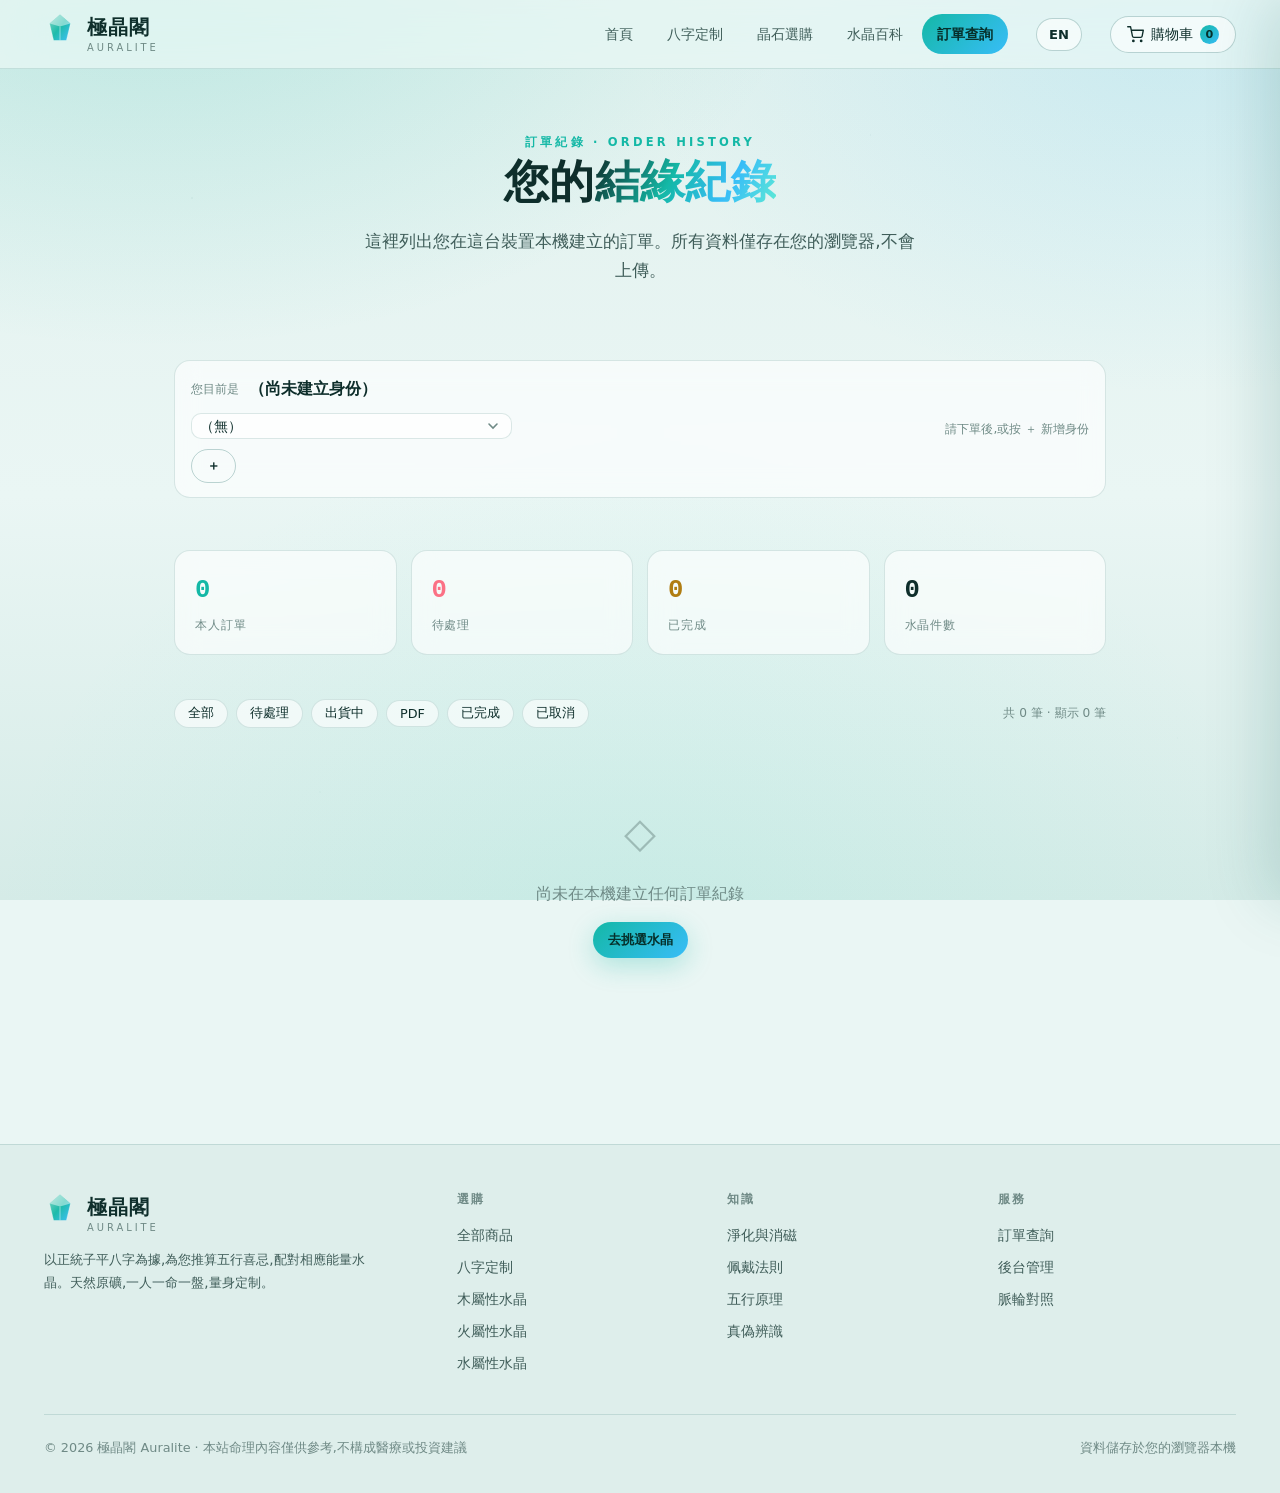
<file: orders.html>
<!DOCTYPE html>
<html lang="zh-Hant">
<head>
<meta charset="UTF-8">
<meta name="viewport" content="width=device-width, initial-scale=1">
<title>訂單查詢 · 極晶閣 Auralite</title>
<meta name="description" content="查詢您在本機建立的訂單紀錄,查看命盤摘要、明細與收據。">
<link rel="stylesheet" href="assets/css/style.css?v=3">
<link rel="icon" href="data:image/svg+xml,<svg xmlns='http://www.w3.org/2000/svg' viewBox='0 0 40 40'><path d='M20 2 L33 13 L28 34 L12 34 L7 13 Z' fill='%2314b8a6'/></svg>">
</head>
<body>
<header id="nav"></header>

<!-- ===== HERO ===== -->
<section class="hero hero-sm">
  <div class="wrap">
    <div style="max-width:760px;margin:0 auto;text-align:center">
      <span class="eyebrow" style="margin:0 auto;display:table" data-i18n="od.eyebrow">訂單紀錄 · ORDER HISTORY</span>
      <h1 class="h-hero" style="font-size:clamp(1.9rem,4.5vw,2.8rem)" data-i18n-html="1" data-i18n="od.h1">您的<span class="gradient-text">結緣紀錄</span></h1>
      <p class="lead" style="margin:16px auto 0;max-width:560px" data-i18n="od.lead">
        這裡列出您在這台裝置本機建立的訂單。所有資料僅存在您的瀏覽器,不會上傳。
      </p>
    </div>
  </div>
</section>

<!-- ===== 身份列(客戶面過濾用) ===== -->
<section class="section-sm" style="padding-top:24px;padding-bottom:8px">
  <div class="wrap" style="max-width:980px">
    <div class="card" id="idBar" style="padding:14px 16px;display:flex;flex-wrap:wrap;gap:10px;align-items:center;justify-content:space-between">
      <div class="row wrap-row" style="gap:10px;align-items:center">
        <span class="tiny faint" id="idLabel">您目前是</span>
        <strong id="idName" style="font-family:var(--font-serif)">—</strong>
        <span class="tiny faint" id="idPhone"></span>
        <select id="idSwitch" class="select" style="padding:4px 8px;font-size:.85rem"></select>
        <button class="btn btn-ghost btn-sm" id="idAdd">＋</button>
      </div>
      <span class="tiny faint" id="idHint"></span>
    </div>
  </div>
</section>

<!-- ===== KPI ===== -->
<section class="section-sm">
  <div class="wrap" style="max-width:980px">
    <div class="kpi-grid" id="kpiGrid"></div>
  </div>
</section>

<!-- ===== 列表 ===== -->
<section class="section" style="padding-top:0">
  <div class="wrap" style="max-width:980px">
    <div class="row-between wrap-row" style="margin-bottom:16px">
      <div class="row wrap-row" id="statusFilter" style="gap:8px">
        <button class="pill active" data-st="all" data-i18n="od.filter.all">全部</button>
        <button class="pill" data-st="待處理" data-i18n="od.filter.pending">待處理</button>
        <button class="pill" data-st="出貨中" data-i18n="od.filter.shipping">出貨中</button>
        <button class="pill" data-st="PDF">PDF</button>
        <button class="pill" data-st="已完成" data-i18n="od.filter.done">已完成</button>
        <button class="pill" data-st="已取消" data-i18n="od.filter.cancel">已取消</button>
      </div>
      <span class="tiny faint" id="orderCount"></span>
    </div>
    <div id="orderList"></div>
  </div>
</section>

<footer id="footer"></footer>

<script src="assets/js/bazi.js?v=3"></script>
<script src="assets/js/data.js?v=3"></script>
<script src="assets/js/store.js?v=3"></script>
<script src="assets/js/i18n.js?v=3"></script>
<script src="assets/js/app.js?v=3"></script>
<script>
/* 本頁英文詞典(須在 App.boot 前註冊,因 boot 會觸發 I18N.apply) */
I18N.add('en', {
  'od.eyebrow': 'ORDER HISTORY',
  'od.h1': 'Your <span class="gradient-text">Crystal Records</span>',
  'od.lead': 'This page lists orders placed under your current identity. All data is stored only in your browser and is never uploaded.',
  'od.filter.all': 'All', 'od.filter.pending': 'Pending', 'od.filter.shipping': 'Shipping',
  'od.filter.done': 'Completed', 'od.filter.cancel': 'Cancelled',
  'od.kpi.mine': 'Your Orders', 'od.kpi.doneKpi': 'Completed', 'od.kpi.items': 'Pieces'
});

App.boot('orders.html');

const S = Store;
let curFilter = 'all';

/* 雙語輔助 */
const en = () => I18N.getLang() === 'en';
const L = e => I18N.elEn(e);
const T = (k, zh) => I18N.t(k, zh);
const STRENGTH_EN = (window.BaZi && BaZi.STRENGTH_EN) || {};
const ST_EN = {'待處理':'Pending','出貨中':'Shipping','PDF':'PDF','已完成':'Completed','已取消':'Cancelled','測試':'Test'};
const stTxt = st => en() ? (ST_EN[st] || st) : st;
const dtFmt = () => en() ? 'en-US' : 'zh-HK';
const strengthEn = st => STRENGTH_EN[st] || st;

const stBadge = st => `<span class="status-badge ${App.statusClass(st)}">${stTxt(st)}</span>`;

/* ---------- 客戶身份過濾(防止家庭同機看到他人訂單) ---------- */
function renderIdBar() {
  const list = S.listIdentities();
  const sel = document.getElementById('idSwitch');
  const curId = S.currentIdentity();
  const cur = list.find(x => x.id === curId);
  // 下拉選單(只列「已存在於本機」的身份)
  sel.innerHTML = list.map(x => `<option value="${x.id}" ${x.id === curId ? 'selected' : ''}>${App.esc(x.name)} · ${App.esc(x.phone || '')}</option>`).join('') || '<option value="">（無）</option>';
  if (cur) {
    document.getElementById('idName').textContent = cur.name;
    document.getElementById('idPhone').textContent = cur.phone ? '· ' + cur.phone : '';
    document.getElementById('idHint').textContent = en() ? 'Switch identity to view other orders' : '切換身份查看其他訂單';
  } else {
    document.getElementById('idName').textContent = en() ? 'Not identified' : '（尚未建立身份）';
    document.getElementById('idPhone').textContent = '';
    document.getElementById('idHint').textContent = en() ? 'Place an order, or click + to add' : '請下單後,或按 ＋ 新增身份';
  }
}
function filterMine(all) {
  const cur = S.currentIdentity();
  if (!cur) return [];
  return all.filter(o => o.customer && o.customer.identity === cur);
}

function kpi() {
  // 客戶面 KPI:只統計當前本人訂單,不再顯示店家財務指標(總營收/毛利)
  const all = filterMine(S.getOrders());
  const valid = all.filter(o => o.status !== '已取消');
  const pending = all.filter(o => o.status === '待處理').length;
  const done = all.filter(o => o.status === '已完成').length;
  const cards = [
    { v: valid.length, l: T('od.kpi.mine','本人訂單'), c: 'var(--accent)' },
    { v: pending, l: T('od.kpi.pending','待處理'), c: '#fb7185' },
    { v: done, l: T('od.kpi.doneKpi','已完成'), c: 'var(--gold)' },
    { v: all.reduce((s, o) => s + (o.items || []).reduce((a, it) => a + (it.qty || 0), 0), 0), l: T('od.kpi.items','水晶件數'), c: 'var(--text-2)' }
  ];
  document.getElementById('kpiGrid').innerHTML = cards.map(k => `
    <div class="card kpi">
      <div class="kpi-v" style="color:${k.c}">${k.v}</div>
      <div class="kpi-l">${k.l}</div>
    </div>`).join('');
}

function orderItem(o) {
  const date = new Date(o.createdAt).toLocaleString(dtFmt());
  const itemsHtml = o.items.map(it => `<tr>
    <td>${App.esc(it.name)}${it.spec ? ' <span class="tiny faint">' + App.esc(it.spec) + '</span>' : ''}${it.element !== '—' ? ' · ' + L(it.element) : ''}</td>
    <td class="num">×${it.qty}</td>
    <td class="num">${App.money(it.price)}</td>
    <td class="num">${App.money(it.lineTotal)}</td>
  </tr>`).join('');
  const baziHtml = o.bazi ? (() => {
    const b = o.bazi;
    const gz = en() ? b.pillars.map(p => (p.ganCharEn || '') + (p.zhiCharEn || '')).join('  ') : b.pillars.map(p => p.gz).join('  ');
    return `
    <div class="receipt-bazi">
      <div class="row wrap-row" style="gap:10px;align-items:flex-end">
        <span class="wx wx-${b.dayMaster.el}" style="font-size:.9rem;padding:4px 12px"><span class="dot"></span>${L(b.dayMaster.el)}</span>
        <strong style="font-family:var(--font-serif);font-size:1.1rem">${gz}</strong>
        <span class="tiny faint">${en() ? b.zodiacEn : b.zodiac} · ${en() ? b.jieNameEn : b.jieName}</span>
        <span class="status-badge done" style="font-size:.7rem;padding:2px 8px">${T('od.dm','日主')} ${b.dayMaster.yyEn}${L(b.dayMaster.el)} · ${strengthEn(b.strength)}</span>
      </div>
      <div class="tiny faint" style="margin-top:6px">${T('wx.favor','喜用神')}:${b.favor.map(e => L(e)).join('、') || '—'}　${T('wx.avoid','忌神')}:${b.avoid.map(e => L(e)).join('、') || '—'}</div>
    </div>`;
  })() : '';

  const mail = o.emailSent
    ? `<span class="status-badge done" style="font-size:.7rem;padding:2px 8px">✓ ${T('od.mail.sent','Email 已寄出')} (${App.esc(o.emailProvider || '')})</span>`
    : (o.emailError ? `<span class="status-badge cancel" style="font-size:.7rem;padding:2px 8px">✗ ${App.esc(o.emailError)}</span>`
        : `<span class="status-badge pending" style="font-size:.7rem;padding:2px 8px">${T('od.mail.unsent','未寄出')}</span>`);

  return `<div class="acc order-card reveal" data-no="${o.no}">
    <button class="acc-head">
      <span style="flex:1;min-width:0">
        <span class="row wrap-row" style="gap:10px;align-items:center">
          <strong style="font-family:var(--font-mono);font-size:.92rem">${o.no}</strong>
          ${stBadge(o.status)}
          <span class="tiny faint">${App.esc(o.customer.name)} · ${date}</span>
        </span>
      </span>
      <span style="font-family:var(--font-mono);font-weight:700;color:var(--gold);margin-right:8px">${App.money(o.total)}</span>
      <span class="acc-arrow">▾</span>
    </button>
    <div class="acc-body"><div class="receipt">
      <div class="receipt-head row-between wrap-row">
        <div>
          <div class="tiny faint">${T('od.orderTime','下單時間')}</div>
          <div style="font-weight:600">${date}</div>
        </div>
        <div class="row wrap-row" style="gap:10px">
          <label class="tiny faint">${T('od.status','狀態')}</label>
          <select class="select" style="width:auto;padding:6px 10px" data-status="${o.no}">
            ${Store.ORDER_STATUSES.map(s => `<option ${s === o.status ? 'selected' : ''}>${stTxt(s)}</option>`).join('')}
          </select>
        </div>
      </div>

      <div class="receipt-grid">
        <div>
          <h4 class="cd-h">${T('od.recipient','收件人')}</h4>
          <p class="cd-text">${App.esc(o.customer.name)}</p>
          <p class="cd-text">☎ ${App.esc(o.customer.phone)}</p>
          ${o.customer.email ? `<p class="cd-text">✉ ${App.esc(o.customer.email)}</p>` : ''}
          ${o.customer.address ? `<p class="cd-text">⌂ ${App.esc(o.customer.address)}</p>` : ''}
          ${o.customer.note ? `<p class="cd-text">${T('od.note','備註')}:${App.esc(o.customer.note)}</p>` : ''}
        </div>
        <div>
          <h4 class="cd-h">${T('od.mailStatus','通知狀態')}</h4>
          <div>${mail}</div>
        </div>
      </div>

      ${baziHtml}

      <h4 class="cd-h" style="margin-top:18px">${T('od.details','訂單明細')}</h4>
      <table class="mini-table">
        <thead><tr><th>${T('od.col.item','品項')}</th><th class="num">${T('od.col.qty','數量')}</th><th class="num">${T('od.col.price','單價')}</th><th class="num">${T('od.col.sub','小計')}</th></tr></thead>
        <tbody>${itemsHtml}</tbody>
      </table>

      <div class="receipt-totals">
        <div class="row-between"><span class="muted">${T('od.subtotal','商品小計')}</span><span class="mono">${App.money(o.subtotal)}</span></div>
        <div class="row-between"><span class="muted">${T('od.shipping','運費')}</span><span class="mono">${o.shipping ? App.money(o.shipping) : T('common.free','免運')}</span></div>
        ${o.tax ? `<div class="row-between"><span class="muted">${T('od.tax','稅金')}</span><span class="mono">${App.money(o.tax)}</span></div>` : ''}
        <div class="row-between receipt-total"><span>${T('od.totalDue','應付總額')}</span><span class="mono" style="color:var(--gold)">${App.money(o.total)}</span></div>
      </div>

      <div class="row wrap-row" style="gap:10px;margin-top:18px">
        <button class="btn btn-primary btn-sm" data-print="${o.no}">${T('od.print','列印 / 存 PDF')}</button>
        <button class="btn btn-ghost btn-sm" data-del="${o.no}">${T('od.delete','刪除此單')}</button>
      </div>
    </div></div>
  </div>`;
}

function render() {
  const all = filterMine(S.getOrders());
  const list = curFilter === 'all' ? all : all.filter(o => o.status === curFilter);
  const box = document.getElementById('orderList');
  document.getElementById('orderCount').textContent = en()
    ? `Total ${all.length} · Showing ${list.length}`
    : `共 ${all.length} 筆 · 顯示 ${list.length} 筆`;
  if (!all.length) {
    const noneMsg = S.currentIdentity()
      ? (en() ? 'You have no orders under this identity. Try + to switch identity.' : '此身份尚無訂單,請按 ＋ 切換至其他身份查看。')
      : (en() ? 'No orders found. Place an order to start.' : '尚未在本機建立任何訂單紀錄');
    box.innerHTML = `<div class="empty">
      <div class="empty-icon">◇</div>
      <p>${noneMsg}</p>
      <a href="shop.html" class="btn btn-primary btn-sm" style="margin-top:14px">${en() ? 'Browse crystals' : '去挑選水晶'}</a>
    </div>`;
    return;
  }
  if (!list.length) {
    box.innerHTML = `<div class="empty">
      <div class="empty-icon">◇</div>
      <p>${T('od.empty.filter','此狀態暫無訂單')}</p>
    </div>`;
    return;
  }
  box.innerHTML = list.map(orderItem).join('');
  App.initAcc(box);
  App.initReveal(box);
  bindList(box);
}

function bindList(box) {
  box.querySelectorAll('[data-status]').forEach(sel => {
    sel.onchange = () => { S.updateOrder(sel.dataset.status, { status: sel.value }); App.toast(en() ? 'Status updated' : '已更新狀態'); render(); kpi(); };
  });
  box.querySelectorAll('[data-print]').forEach(b => {
    b.onclick = () => printOrder(b.dataset.print);
  });
  box.querySelectorAll('[data-del]').forEach(b => {
    b.onclick = () => {
      if (confirm((en() ? 'Delete order ' : '確定刪除訂單 ') + b.dataset.del + '?')) { S.deleteOrder(b.dataset.del); App.toast(en() ? 'Deleted' : '已刪除'); render(); kpi(); }
    };
  });
}

function printOrder(no) {
  const o = S.getOrder(no);
  if (!o) return;
  const oen = o.lang === 'en';
  const E = (zh, enStr) => oen ? enStr : zh;
  const L2 = e => { const m = {'木':'Wood','火':'Fire','土':'Earth','金':'Metal','水':'Water'}; return m[e] || e; };
  const ST_EN2 = {'身旺':'Strong','偏旺':'Slightly Strong','中和':'Balanced','偏弱':'Slightly Weak','身弱':'Weak'};
  const rows = o.items.map(it => `<tr><td>${App.esc(it.name)}${it.spec ? ' ' + App.esc(it.spec) : ''}</td><td style="text-align:right">×${it.qty}</td><td style="text-align:right">${App.money(it.lineTotal)}</td></tr>`).join('');
  const bazi = o.bazi ? (() => {
    const b = o.bazi;
    const gz = oen ? b.pillars.map(p => (p.ganCharEn || '') + (p.zhiCharEn || '')).join(' ') : b.pillars.map(p => p.gz).join(' ');
    return `<p><b>${E('命盤','Chart')}</b> ${gz} ｜ ${E('日主','Day Master')} ${b.dayMaster.yyEn}${L2(b.dayMaster.el)} ${ST_EN2[b.strength] || b.strength} ｜${E('喜用','Favor')} ${b.favor.map(e => L2(e)).join('、')}</p>`;
  })() : '';
  const logo = (S.getSettings().logo || '').trim();
  const logoHtml = logo ? `<div style="text-align:center;margin-bottom:10px"><img src="${App.esc(logo)}" style="max-height:56px;max-width:220px;object-fit:contain"></div>` : '';
  const w = window.open('', '_blank');
  w.document.write(`<!DOCTYPE html><html lang="${oen ? 'en' : 'zh-Hant'}"><head><meta charset="UTF-8"><title>${E('收據','Receipt')} ${o.no}</title>
    <style>body{font-family:-apple-system,'PingFang HK','Microsoft YaHei',sans-serif;max-width:480px;margin:40px auto;padding:0 20px;color:#1a1a1a}
    h1{font-size:20px}table{width:100%;border-collapse:collapse;margin-top:12px}td{padding:6px 0;border-bottom:1px solid #eee}
    .total{font-size:18px;font-weight:700;margin-top:14px}.muted{color:#888;font-size:12px}</style></head><body>
    ${logoHtml}
    <h1>${App.esc(S.getSettings().shopName || '極晶閣 Auralite')}</h1>
    <p class="muted">${E('訂單編號','Order No.')} ${o.no} ｜ ${new Date(o.createdAt).toLocaleString(oen ? 'en-US' : 'zh-HK')}</p>
    <p><b>${E('收件人','Recipient')}</b> ${App.esc(o.customer.name)} ｜ ${App.esc(o.customer.phone)}</p>
    ${o.customer.address ? `<p class="muted">${App.esc(o.customer.address)}</p>` : ''}
    ${bazi}
    <table>${rows}</table>
    <div class="total">${E('應付總額','Total Due')} ${App.money(o.total)}</div>
    <p class="muted" style="margin-top:24px">${E('感謝您的結緣 · 本收據由系統自動生成','Thank you for your order · Receipt auto-generated by the system')}</p>
    <script>window.onload=function(){window.print();}<\/script>
    </body></html>`);
  w.document.close();
}

document.querySelectorAll('#statusFilter .pill').forEach(b => {
  b.onclick = () => {
    document.querySelectorAll('#statusFilter .pill').forEach(x => x.classList.remove('active'));
    b.classList.add('active');
    curFilter = b.dataset.st;
    render();
  };
});

/* 身份切換 / 新增 */
document.getElementById('idSwitch').onchange = e => {
  const id = e.target.value;
  if (id) { S.setCurrentIdentity(id); renderIdBar(); kpi(); render(); App.toast(en() ? 'Identity switched' : '已切換身份'); }
};
document.getElementById('idAdd').onclick = () => {
  const name = prompt(en() ? 'Add identity: name' : '新增身份 — 請輸入姓名');
  if (!name) return;
  const phone = prompt(en() ? 'Phone (helps match previous orders)' : '電話(用於匹配此裝置之前的訂單)') || '';
  const email = prompt('Email(optional) · Email(可選)') || '';
  if (!name.trim()) return;
  const id = S.identityOf(name, phone, email);
  S.upsertIdentity({ id, name: name.trim(), phone: phone.trim(), email: email.trim() });
  S.setCurrentIdentity(id);
  renderIdBar(); kpi(); render();
  App.toast(en() ? 'Identity added' : '身份已新增');
};

renderIdBar();
kpi();
render();
App.initReveal();

/* 語言切換時重渲染 */
I18N.onLangChange(() => { renderIdBar(); kpi(); render(); });

/* 後台改了訂單/產品/設定 → 此頁自動重渲染(同分頁回來、跨分頁、cached 載入) */
App.bindStoreRefresh(() => { kpi(); render(); App.initReveal(); });
</script>
</body>
</html>
</file>
<file: assets/css/style.css>
/* ============================================================
   極晶閣 Auralite — 全站樣式（淺藍綠主題）
   ============================================================ */

:root {
  /* 基底 — 淺藍綠 */
  --bg-0: #eaf6f4;
  --bg-1: #e1f1ee;
  --bg-2: #d5ebe7;
  --surface: rgba(255, 255, 255, 0.62);
  --surface-2: rgba(255, 255, 255, 0.82);
  --border: rgba(13, 95, 88, 0.14);
  --border-strong: rgba(13, 95, 88, 0.26);

  /* 文字 */
  --text: #0e2e2b;
  --text-dim: #3f5d59;
  --text-faint: #6f8a86;

  /* 品牌 — 淺藍綠 */
  --accent: #14b8a6;
  --accent-2: #38bdf8;
  --accent-3: #5eead4;
  --gold: #b07d12;

  /* 五行 */
  --wx-wood: #2faa5a;
  --wx-fire: #e2556b;
  --wx-earth: #d99a1c;
  --wx-metal: #7c8699;
  --wx-water: #2f86e0;

  /* 狀態 */
  --ok: #15a06a;
  --warn: #c98a00;
  --danger: #d6453f;

  --radius: 16px;
  --radius-sm: 10px;
  --radius-lg: 24px;

  --font-sans: "PingFang TC", "PingFang HK", "Microsoft JhengHei", "Noto Sans TC", -apple-system, BlinkMacSystemFont, "Segoe UI", system-ui, sans-serif;
  --font-serif: "Noto Serif TC", "Songti TC", "Source Han Serif TC", "PingFang TC", "Microsoft JhengHei", Georgia, serif;
  --font-mono: "SF Mono", "JetBrains Mono", Menlo, Consolas, monospace;

  --shadow: 0 18px 50px rgba(13, 95, 88, 0.16);
  --shadow-sm: 0 6px 20px rgba(13, 95, 88, 0.12);
}

* { box-sizing: border-box; margin: 0; padding: 0; }

html { scroll-behavior: smooth; }

body {
  font-family: var(--font-sans);
  background: var(--bg-0);
  color: var(--text);
  line-height: 1.7;
  -webkit-font-smoothing: antialiased;
  min-height: 100vh;
  overflow-x: hidden;
}

/* 背景光暈 */
body::before {
  content: "";
  position: fixed;
  inset: 0;
  z-index: -2;
  background:
    radial-gradient(1100px 700px at 12% -8%, rgba(20,184,166,.20), transparent 60%),
    radial-gradient(900px 600px at 92% 4%, rgba(56,189,248,.14), transparent 60%),
    radial-gradient(1000px 800px at 50% 105%, rgba(94,234,212,.12), transparent 65%),
    linear-gradient(180deg, var(--bg-1) 0%, var(--bg-0) 55%, var(--bg-2) 100%);
}
body::after {
  content: "";
  position: fixed;
  inset: 0;
  z-index: -1;
  pointer-events: none;
  opacity: 0.5;
  background-image:
    radial-gradient(1.2px 1.2px at 15% 22%, rgba(13,95,88,.18), transparent),
    radial-gradient(1px 1px at 68% 15%, rgba(13,95,88,.14), transparent),
    radial-gradient(1.4px 1.4px at 38% 68%, rgba(13,95,88,.12), transparent),
    radial-gradient(1px 1px at 84% 55%, rgba(13,95,88,.12), transparent),
    radial-gradient(1.1px 1.1px at 25% 88%, rgba(13,95,88,.1), transparent),
    radial-gradient(1px 1px at 92% 82%, rgba(13,95,88,.09), transparent);
}

a { color: inherit; text-decoration: none; }
button, input, select, textarea { font-family: inherit; font-size: inherit; color: inherit; }
img { max-width: 100%; display: block; }

/* ---------- 版面 ---------- */
.wrap { max-width: 1240px; margin: 0 auto; padding: 0 24px; }
.wrap-narrow { max-width: 900px; margin: 0 auto; padding: 0 24px; }
.section { padding: 72px 0; }
.section-sm { padding: 44px 0; }

/* ---------- 導覽列 ---------- */
.nav {
  position: sticky; top: 0; z-index: 100;
  backdrop-filter: blur(20px) saturate(150%);
  -webkit-backdrop-filter: blur(20px) saturate(150%);
  background: rgba(234, 246, 244, 0.78);
  border-bottom: 1px solid var(--border);
}
.nav-inner {
  max-width: 1240px; margin: 0 auto; padding: 0 24px;
  height: 68px; display: flex; align-items: center; gap: 28px;
}
.brand { display: flex; align-items: center; gap: 11px; font-family: var(--font-serif); font-size: 1.22rem; font-weight: 700; letter-spacing: .06em; }
.brand-mark { width: 32px; height: 32px; flex: none; }
.brand-sub { font-size: .62rem; letter-spacing: .3em; color: var(--text-faint); font-family: var(--font-sans); font-weight: 400; display: block; margin-top: -4px; }
.nav-links { display: flex; gap: 4px; margin-left: auto; align-items: center; }
.nav-links a {
  padding: 8px 15px; border-radius: 999px; font-size: .9rem; color: var(--text-dim);
  transition: all .2s ease; white-space: nowrap;
}
.nav-links a:hover { color: var(--text); background: var(--surface); }
.nav-links a.active { color: #06302b; background: linear-gradient(135deg, var(--accent), var(--accent-2)); font-weight: 600; }
.nav-cart {
  position: relative; display: flex; align-items: center; gap: 7px;
  padding: 8px 16px; border-radius: 999px; border: 1px solid var(--border-strong);
  background: var(--surface); font-size: .88rem; cursor: pointer; transition: all .2s;
}
.nav-cart:hover { background: var(--surface-2); border-color: var(--accent); }
.cart-badge {
  min-width: 19px; height: 19px; padding: 0 5px; border-radius: 999px;
  background: linear-gradient(135deg, var(--accent), var(--accent-2)); color: #06302b;
  font-size: .7rem; font-weight: 800; display: grid; place-items: center;
}
.nav-toggle { display: none; background: none; border: 1px solid var(--border); border-radius: 8px; padding: 6px 10px; cursor: pointer; }
.nav-lang {
  display: flex; align-items: center; justify-content: center; min-width: 42px;
  padding: 8px 12px; border-radius: 999px; border: 1px solid var(--border-strong);
  background: var(--surface); font-size: .82rem; font-weight: 700; cursor: pointer; transition: all .2s; color: var(--text);
}
.nav-lang:hover { background: var(--surface-2); border-color: var(--accent); }

/* ---------- 文字 ---------- */
h1, h2, h3, h4 { font-family: var(--font-serif); line-height: 1.3; font-weight: 700; }
.h-hero { font-size: clamp(2.3rem, 5.5vw, 4rem); letter-spacing: .01em; }
.h-1 { font-size: clamp(1.8rem, 3.6vw, 2.6rem); }
.h-2 { font-size: clamp(1.35rem, 2.6vw, 1.8rem); }
.h-3 { font-size: 1.12rem; }
.lead { font-size: 1.06rem; color: var(--text-dim); }
.muted { color: var(--text-dim); }
.faint { color: var(--text-faint); }
.small { font-size: .84rem; }
.tiny { font-size: .76rem; }
.mono { font-family: var(--font-mono); }
.center { text-align: center; }
.gradient-text {
  background: linear-gradient(120deg, #0e2e2b 0%, var(--accent) 42%, var(--accent-2) 72%, var(--accent-3) 100%);
  -webkit-background-clip: text; background-clip: text; -webkit-text-fill-color: transparent;
}

.eyebrow {
  display: inline-flex; align-items: center; gap: 8px;
  font-size: .72rem; letter-spacing: .28em; text-transform: uppercase;
  color: var(--accent); font-weight: 600; margin-bottom: 14px;
}
.eyebrow::before { content: ""; width: 26px; height: 1px; background: var(--accent); opacity: .6; }

.section-head { margin-bottom: 38px; }
.section-head.center .eyebrow::before { display: none; }

/* ---------- 按鈕 ---------- */
.btn {
  display: inline-flex; align-items: center; justify-content: center; gap: 9px;
  padding: 12px 26px; border-radius: 999px; border: 1px solid transparent;
  font-size: .93rem; font-weight: 600; cursor: pointer; transition: all .22s ease;
  background: var(--surface); color: var(--text); border-color: var(--border-strong);
  white-space: nowrap;
}
.btn:hover { background: var(--surface-2); transform: translateY(-1px); }
.btn:active { transform: translateY(0); }
.btn-primary {
  background: linear-gradient(135deg, var(--accent) 0%, var(--accent-2) 100%);
  color: #06302b; border: none; box-shadow: 0 8px 26px rgba(20,184,166,.28);
}
.btn-primary:hover { box-shadow: 0 12px 34px rgba(20,184,166,.4); background: linear-gradient(135deg, #2bd4c2 0%, #5cc8f7 100%); }
.btn-ghost { background: transparent; border-color: var(--border-strong); }
.btn-sm { padding: 7px 15px; font-size: .82rem; }
.btn-xs { padding: 4px 11px; font-size: .75rem; border-radius: 8px; }
.btn-block { width: 100%; }
.btn-danger { background: rgba(214,69,63,.12); border-color: rgba(214,69,63,.35); color: #d6453f; }
.btn-danger:hover { background: rgba(214,69,63,.2); }
.btn:disabled { opacity: .45; cursor: not-allowed; transform: none !important; }

/* ---------- 卡片 ---------- */
.card {
  background: var(--surface); border: 1px solid var(--border);
  border-radius: var(--radius); padding: 24px;
  backdrop-filter: blur(12px); -webkit-backdrop-filter: blur(12px);
}
.card-hover { transition: all .28s cubic-bezier(.2,.8,.3,1); }
.card-hover:hover { transform: translateY(-4px); border-color: var(--border-strong); box-shadow: var(--shadow); background: var(--surface-2); }

.grid { display: grid; gap: 20px; }
.g2 { grid-template-columns: repeat(2, 1fr); }
.g3 { grid-template-columns: repeat(3, 1fr); }
.g4 { grid-template-columns: repeat(4, 1fr); }
.g-auto { grid-template-columns: repeat(auto-fill, minmax(250px, 1fr)); }
.g-auto-lg { grid-template-columns: repeat(auto-fill, minmax(300px, 1fr)); }
.g-auto-sm { grid-template-columns: repeat(auto-fill, minmax(200px, 1fr)); }
.badge.soft { background: rgba(20,184,166,.12); color: var(--accent); border: 1px solid rgba(20,184,166,.3); border-radius: 999px; padding: 3px 10px; font-size: .72rem; font-weight: 600; }
.switch { position: relative; display: inline-block; width: 42px; height: 23px; flex: 0 0 auto; }
.switch input { opacity: 0; width: 0; height: 0; }
.switch .slider { position: absolute; cursor: pointer; inset: 0; background: rgba(148,163,184,.4); border-radius: 999px; transition: .22s; }
.switch .slider:before { content: ""; position: absolute; height: 17px; width: 17px; left: 3px; top: 3px; background: #fff; border-radius: 50%; transition: .22s; box-shadow: 0 1px 3px rgba(0,0,0,.3); }
.switch input:checked + .slider { background: linear-gradient(135deg, var(--accent), var(--accent-2)); }
.switch input:checked + .slider:before { transform: translateX(19px); }
.gx5 { grid-template-columns: repeat(5, minmax(0, 1fr)); gap: 16px; }

.flex { display: flex; }
.row { display: flex; align-items: center; gap: 12px; }
.row-between { display: flex; align-items: center; justify-content: space-between; gap: 12px; }
.wrap-row { flex-wrap: wrap; }
.col { display: flex; flex-direction: column; gap: 12px; }
.spacer { flex: 1; }

/* ---------- 五行標籤 ---------- */
.wx {
  display: inline-flex; align-items: center; gap: 5px;
  padding: 3px 11px; border-radius: 999px; font-size: .76rem; font-weight: 700;
  border: 1px solid currentColor; letter-spacing: .04em;
}
.wx-木 { color: var(--wx-wood); background: rgba(47,170,90,.12); }
.wx-火 { color: var(--wx-fire); background: rgba(226,85,107,.12); }
.wx-土 { color: var(--wx-earth); background: rgba(217,154,28,.12); }
.wx-金 { color: var(--wx-metal); background: rgba(124,134,153,.14); }
.wx-水 { color: var(--wx-water); background: rgba(47,134,224,.12); }

.dot { width: 8px; height: 8px; border-radius: 50%; background: currentColor; flex: none; }

.tag {
  display: inline-block; padding: 3px 10px; border-radius: 7px;
  background: var(--surface-2); border: 1px solid var(--border);
  font-size: .74rem; color: var(--text-dim);
}

.pill {
  display: inline-flex; align-items: center; gap: 6px; padding: 5px 13px;
  border-radius: 999px; background: var(--surface); border: 1px solid var(--border);
  font-size: .8rem; cursor: pointer; transition: all .18s; user-select: none;
}
.pill:hover { border-color: var(--border-strong); background: var(--surface-2); }
.pill.on { background: linear-gradient(135deg, var(--accent), var(--accent-2)); color: #06302b; font-weight: 700; border-color: transparent; }

/* ---------- 表單 ---------- */
.field { display: flex; flex-direction: column; gap: 6px; }
.label { font-size: .8rem; color: var(--text-dim); font-weight: 600; letter-spacing: .02em; }
.input, .select, .textarea {
  width: 100%; padding: 10px 13px; border-radius: var(--radius-sm);
  background: rgba(255, 255, 255, .72); border: 1px solid var(--border);
  color: var(--text); font-size: .92rem; transition: all .18s; outline: none;
}
.input:focus, .select:focus, .textarea:focus {
  border-color: var(--accent); background: #fff;
  box-shadow: 0 0 0 3px rgba(20,184,166,.16);
}
.input::placeholder, .textarea::placeholder { color: var(--text-faint); }
.select { cursor: pointer; appearance: none;
  background-image: url("data:image/svg+xml,%3Csvg xmlns='http://www.w3.org/2000/svg' width='12' height='12' viewBox='0 0 12 12'%3E%3Cpath d='M2 4l4 4 4-4' stroke='%236f8a86' stroke-width='1.6' fill='none' stroke-linecap='round'/%3E%3C/svg%3E");
  background-repeat: no-repeat; background-position: right 12px center; padding-right: 32px;
}
.select option { background: #ffffff; color: var(--text); }
.textarea { resize: vertical; min-height: 80px; }
.check { display: flex; align-items: center; gap: 9px; cursor: pointer; font-size: .88rem; }
.check input { width: 17px; height: 17px; accent-color: var(--accent); cursor: pointer; }

/* ---------- 表格 ---------- */
.table-wrap { overflow-x: auto; border-radius: var(--radius); border: 1px solid var(--border); }
table.tbl { width: 100%; border-collapse: collapse; font-size: .87rem; min-width: 640px; }
table.tbl th {
  text-align: left; padding: 12px 14px; background: rgba(13,95,88,.05);
  font-size: .74rem; letter-spacing: .1em; text-transform: uppercase;
  color: var(--text-faint); font-weight: 700; white-space: nowrap;
  border-bottom: 1px solid var(--border);
}
table.tbl td { padding: 11px 14px; border-bottom: 1px solid rgba(13,95,88,.09); vertical-align: middle; }
table.tbl tbody tr:last-child td { border-bottom: none; }
table.tbl tbody tr:hover { background: rgba(13,95,88,.04); }
.tbl .cell-sel, .tbl .cell-in, .tbl .cell-num { width: 100%; padding: 6px 8px; font-size: .82rem; border-radius: 8px; border: 1px solid var(--border); background: var(--surface); color: var(--text); }
.tbl .cell-num { width: 88px; max-width: 88px; }
.tbl .cell-num.sm { width: 64px; max-width: 64px; }
.tbl .cell-sel:focus, .tbl .cell-in:focus, .tbl .cell-num:focus { outline: none; border-color: var(--accent); box-shadow: 0 0 0 2px rgba(20,184,166,.18); }
.num { text-align: right; font-family: var(--font-mono); font-variant-numeric: tabular-nums; }
.pos { color: var(--ok); }
.neg { color: var(--danger); }

/* ---------- 產品卡 ---------- */
.prod-card {
  background: var(--surface); border: 1px solid var(--border); border-radius: var(--radius);
  overflow: hidden; display: flex; flex-direction: column;
  transition: all .28s cubic-bezier(.2,.8,.3,1);
}
.prod-card:hover { transform: translateY(-5px); border-color: var(--border-strong); box-shadow: var(--shadow); }
.prod-img {
  aspect-ratio: 1 / 1; display: grid; place-items: center; position: relative;
  background: radial-gradient(circle at 50% 40%, rgba(255,255,255,.6), rgba(13,95,88,.06));
  cursor: zoom-in;
  overflow: hidden;
}
.prod-img img { width: 100%; height: 100%; object-fit: cover; }
.prod-img .prod-photo { position: absolute; inset: 0; z-index: 1; }
.prod-img svg { width: 62%; height: 62%; filter: drop-shadow(0 10px 26px rgba(13,95,88,.18)); transition: transform .4s ease; }
.prod-card:hover .prod-img svg { transform: scale(1.07) rotate(-2deg); }
/* 後台產品圖編輯 */
.img-edit { display: flex; gap: 14px; align-items: flex-start; flex-wrap: wrap; }
.img-prev { width: 120px; height: 120px; flex: none; border-radius: 12px; border: 1px solid var(--border); background: radial-gradient(circle at 50% 35%, rgba(20,184,166,.12), rgba(13,95,88,.05)); display: grid; place-items: center; overflow: hidden; padding: 6px; }
.img-prev img { width: 100%; height: 100%; object-fit: cover; border-radius: 8px; }
.img-tools { flex: 1; min-width: 220px; display: flex; flex-direction: column; gap: 8px; }
.cell-thumb { width: 40px; height: 40px; border-radius: 8px; object-fit: cover; border: 1px solid var(--border); flex: none; }
.prod-body { padding: 16px 17px 18px; display: flex; flex-direction: column; gap: 9px; flex: 1; }
.prod-name { font-family: var(--font-serif); font-size: 1.05rem; font-weight: 700; }
.prod-en { font-size: .72rem; color: var(--text-faint); letter-spacing: .05em; margin-top: -6px; }
.prod-price { font-size: 1.22rem; font-weight: 800; font-family: var(--font-mono); color: var(--gold); }
.prod-foot { margin-top: auto; padding-top: 6px; display: flex; align-items: center; gap: 8px; }
.badge-match {
  position: absolute; top: 10px; left: 10px; padding: 4px 10px; border-radius: 999px;
  background: linear-gradient(135deg, var(--accent), var(--accent-2)); color: #06302b;
  font-size: .7rem; font-weight: 800; letter-spacing: .04em;
}
.badge-stock {
  position: absolute; top: 10px; right: 10px; padding: 3px 9px; border-radius: 999px;
  background: rgba(255,255,255,.78); font-size: .68rem; color: var(--text-dim); border: 1px solid var(--border);
}
.badge-stock.low { color: var(--warn); border-color: rgba(201,138,0,.35); }
.badge-stock.out { color: var(--danger); border-color: rgba(214,69,63,.35); }

/* ---------- 數量控制 ---------- */
.qty { display: inline-flex; align-items: center; border: 1px solid var(--border); border-radius: 9px; overflow: hidden; background: rgba(255,255,255,.6); }
.qty button {
  width: 30px; height: 30px; background: none; border: none; cursor: pointer;
  color: var(--text-dim); font-size: 1rem; display: grid; place-items: center; transition: all .15s;
}
.qty button:hover { background: var(--surface-2); color: var(--text); }
.qty input {
  width: 40px; height: 30px; text-align: center; background: none; border: none;
  font-family: var(--font-mono); font-size: .88rem; outline: none; color: var(--text);
  -moz-appearance: textfield;
}
.qty input::-webkit-outer-spin-button, .qty input::-webkit-inner-spin-button { -webkit-appearance: none; margin: 0; }

/* ---------- 抽屜(購物車) ---------- */
.drawer-mask {
  position: fixed; inset: 0; z-index: 200; background: rgba(8,30,28,.4);
  backdrop-filter: blur(4px); opacity: 0; pointer-events: none; transition: opacity .28s;
}
.drawer-mask.open { opacity: 1; pointer-events: auto; }
.drawer {
  position: fixed; top: 0; right: 0; bottom: 0; z-index: 201; width: min(440px, 100%);
  background: linear-gradient(180deg, #ffffff, #eaf6f4);
  border-left: 1px solid var(--border-strong);
  transform: translateX(102%); transition: transform .34s cubic-bezier(.2,.8,.25,1);
  display: flex; flex-direction: column; box-shadow: -20px 0 60px rgba(13,95,88,.18);
}
.drawer.open { transform: translateX(0); }
.drawer-head { padding: 20px 22px; border-bottom: 1px solid var(--border); display: flex; align-items: center; justify-content: space-between; }
.drawer-body { flex: 1; overflow-y: auto; padding: 18px 22px; }
.drawer-foot { padding: 18px 22px 22px; border-top: 1px solid var(--border); background: rgba(13,95,88,.04); }
.icon-btn {
  width: 34px; height: 34px; border-radius: 9px; border: 1px solid var(--border);
  background: var(--surface); cursor: pointer; display: grid; place-items: center;
  color: var(--text-dim); transition: all .18s; flex: none;
}
.icon-btn:hover { background: var(--surface-2); color: var(--text); }

.cart-item { display: flex; gap: 13px; padding: 13px 0; border-bottom: 1px solid rgba(13,95,88,.1); }
.cart-item:last-child { border-bottom: none; }
.cart-thumb { width: 58px; height: 58px; border-radius: 11px; flex: none; display: grid; place-items: center; background: rgba(13,95,88,.05); border: 1px solid var(--border); overflow: hidden; }
.cart-thumb img { width: 100%; height: 100%; object-fit: cover; }
.cart-thumb svg { width: 72%; height: 72%; }

/* ---------- 彈窗 ---------- */
.modal-mask {
  position: fixed; inset: 0; z-index: 300; background: rgba(8,30,28,.5);
  backdrop-filter: blur(6px); display: grid; place-items: center; padding: 22px;
  opacity: 0; pointer-events: none; transition: opacity .25s;
}
.modal-mask.open { opacity: 1; pointer-events: auto; }
.modal {
  width: min(680px, 100%); max-height: 88vh; overflow-y: auto;
  background: linear-gradient(180deg, #ffffff, #f3faf8);
  border: 1px solid var(--border-strong); border-radius: var(--radius-lg);
  padding: 30px; box-shadow: var(--shadow); transform: scale(.95); transition: transform .25s;
}
.modal-mask.open .modal { transform: scale(1); }
.modal-lg { width: min(880px, 100%); }

/* ---------- 五行條 ---------- */
.wx-bars { display: flex; flex-direction: column; gap: 11px; }
.wx-bar-row { display: grid; grid-template-columns: 46px 1fr 62px; align-items: center; gap: 12px; }
.wx-bar-track { height: 11px; border-radius: 999px; background: rgba(13,95,88,.1); overflow: hidden; }
.wx-bar-fill { height: 100%; border-radius: 999px; transition: width .8s cubic-bezier(.2,.8,.3,1); }

/* ---------- 四柱盤 ---------- */
.pillars { display: grid; grid-template-columns: repeat(4, 1fr); gap: 12px; }
.pillar {
  border: 1px solid var(--border); border-radius: var(--radius); overflow: hidden;
  background: linear-gradient(180deg, rgba(255,255,255,.7), rgba(13,95,88,.03));
  text-align: center;
}
.pillar.day { border-color: rgba(20,184,166,.5); box-shadow: 0 0 0 1px rgba(20,184,166,.22), 0 10px 30px rgba(20,184,166,.14); }
.pillar-label { padding: 7px; font-size: .72rem; letter-spacing: .18em; color: var(--text-faint); background: rgba(13,95,88,.05); border-bottom: 1px solid var(--border); }
.pillar-gz { padding: 16px 8px 14px; }
.gz-char { font-family: var(--font-serif); font-size: clamp(1.7rem, 4.6vw, 2.5rem); font-weight: 700; line-height: 1.18; display: block; }
.gz-sub { font-size: .68rem; color: var(--text-faint); letter-spacing: .06em; }
.pillar-hidden { padding: 8px; border-top: 1px dashed var(--border); font-size: .72rem; color: var(--text-dim); background: rgba(13,95,88,.04); }

.el-木 { color: var(--wx-wood); }
.el-火 { color: var(--wx-fire); }
.el-土 { color: var(--wx-earth); }
.el-金 { color: var(--wx-metal); }
.el-水 { color: var(--wx-water); }

/* ---------- 步驟 ---------- */
.steps { display: flex; gap: 6px; margin-bottom: 26px; flex-wrap: wrap; }
.step {
  flex: 1; min-width: 130px; padding: 11px 14px; border-radius: var(--radius-sm);
  border: 1px solid var(--border); background: var(--surface); font-size: .84rem;
  color: var(--text-faint); display: flex; align-items: center; gap: 9px;
}
.step.on { border-color: var(--accent); color: var(--text); background: rgba(20,184,166,.1); }
.step.done { border-color: rgba(21,160,106,.35); color: var(--ok); }
.step-n {
  width: 21px; height: 21px; border-radius: 50%; background: rgba(13,95,88,.08);
  display: grid; place-items: center; font-size: .72rem; font-weight: 700; flex: none; color: var(--text-dim);
}
.step.on .step-n { background: var(--accent); color: #06302b; }
.step.done .step-n { background: var(--ok); color: #fff; }

/* ---------- 提示條 ---------- */
.note {
  padding: 13px 16px; border-radius: var(--radius-sm); font-size: .86rem;
  border: 1px solid var(--border); background: var(--surface); color: var(--text-dim);
  display: flex; gap: 10px; align-items: flex-start; line-height: 1.6;
}
.note-info { border-color: rgba(56,189,248,.3); background: rgba(56,189,248,.08); color: #0b6e8c; }
.note-warn { border-color: rgba(201,138,0,.3); background: rgba(201,138,0,.08); color: #8a5a00; }
.note-ok { border-color: rgba(21,160,106,.3); background: rgba(21,160,106,.08); color: #0f7a52; }
.note-danger { border-color: rgba(214,69,63,.32); background: rgba(214,69,63,.08); color: #b4231f; }

/* ---------- KPI ---------- */
.kpi { padding: 18px 20px; border-radius: var(--radius); border: 1px solid var(--border); background: var(--surface); }
.kpi-label { font-size: .74rem; letter-spacing: .14em; text-transform: uppercase; color: var(--text-faint); font-weight: 600; }
.kpi-value { font-size: 1.75rem; font-weight: 800; font-family: var(--font-mono); margin-top: 5px; letter-spacing: -.02em; }
.kpi-sub { font-size: .78rem; color: var(--text-dim); margin-top: 2px; }

/* ---------- 手風琴 ---------- */
.acc { border: 1px solid var(--border); border-radius: var(--radius); overflow: hidden; background: var(--surface); }
.acc + .acc { margin-top: 10px; }
.acc-head {
  padding: 15px 19px; cursor: pointer; display: flex; align-items: center; gap: 12px;
  transition: background .18s; user-select: none;
}
.acc-head:hover { background: var(--surface-2); }
.acc-arrow { margin-left: auto; transition: transform .25s; color: var(--text-faint); flex: none; }
.acc.open .acc-arrow { transform: rotate(180deg); }
.acc-body { display: none; padding: 0 19px 19px; border-top: 1px solid var(--border); padding-top: 16px; }
.acc.open .acc-body { display: block; }

/* 手風琴標題客製元素 */
.acc-icon { font-size: 1.05rem; width: 24px; text-align: center; flex: none; color: var(--accent); }
.acc-title { font-size: .96rem; font-weight: 600; }
.acc-head .acc-title { flex: 1; }

/* 水晶目錄卡 */
.crystal-card .acc-head { align-items: center; gap: 14px; }
.crystal-thumb {
  width: 60px; height: 60px; flex: none; border-radius: 12px; position: relative;
  background: radial-gradient(circle at 50% 35%, rgba(20,184,166,.16), rgba(13,95,88,.06));
  border: 1px solid var(--border); display: grid; place-items: center; padding: 6px; overflow: hidden;
}
.crystal-thumb img { position: absolute; inset: 0; width: 100%; height: 100%; object-fit: cover; border-radius: 11px; }
.crystal-thumb svg { width: 100%; height: 100%; }
.crystal-head-main { flex: 1; min-width: 0; display: flex; flex-direction: column; gap: 2px; text-align: left; }
.crystal-detail { padding-top: 16px; }
.cd-meta { margin-bottom: 18px; }
.cd-cols { display: grid; grid-template-columns: 1fr 1fr; gap: 26px; }
.cd-h { font-size: .88rem; color: var(--text); margin-bottom: 8px; letter-spacing: .03em; }
.cd-list { margin: 0; padding-left: 18px; color: var(--text-dim); }
.cd-list li { font-size: .88rem; line-height: 1.85; }
.cd-text { font-size: .88rem; line-height: 1.8; color: var(--text-dim); margin: 0; }

/* 五行篩選條 */
.wx-filter .pill.active {
  background: linear-gradient(135deg, var(--accent), var(--accent-2));
  color: #06302b; font-weight: 700; border-color: transparent;
}
.wx-filter .pill .dot { width: 8px; height: 8px; border-radius: 50%; }

@media (max-width: 620px) {
  .cd-cols { grid-template-columns: 1fr; gap: 16px; }
}

/* ---------- 訂單頁 ---------- */
.kpi-grid { display: grid; grid-template-columns: repeat(4, 1fr); gap: 14px; }
.kpi-v { font-size: 1.6rem; font-weight: 800; font-family: var(--font-mono); letter-spacing: -.02em; }
.kpi-l { font-size: .76rem; color: var(--text-faint); margin-top: 3px; letter-spacing: .08em; }
@media (max-width: 720px) { .kpi-grid { grid-template-columns: repeat(2, 1fr); } }

.status-badge {
  display: inline-block; padding: 3px 11px; border-radius: 999px; font-size: .74rem; font-weight: 700;
  border: 1px solid transparent; white-space: nowrap;
}
.status-badge.pending { color: #9a6b00; background: rgba(201,138,0,.12); border-color: rgba(201,138,0,.3); }
.status-badge.shipped { color: #0b6e8c; background: rgba(56,189,248,.12); border-color: rgba(56,189,248,.3); }
.status-badge.done { color: #0f7a52; background: rgba(47,170,90,.12); border-color: rgba(47,170,90,.3); }
.status-badge.cancel { color: #b4231f; background: rgba(214,69,63,.12); border-color: rgba(214,69,63,.3); }
.status-badge.pdf { color: #6d28d9; background: rgba(124,58,237,.12); border-color: rgba(124,58,237,.3); }

.order-card { margin-bottom: 12px; }
.order-card .acc-head { align-items: center; gap: 10px; }

.receipt { padding-top: 16px; }
.receipt-head { padding-bottom: 14px; border-bottom: 1px solid var(--border); }
.receipt-grid { display: grid; grid-template-columns: 1fr 1fr; gap: 24px; margin-top: 16px; }
.receipt-bazi {
  margin-top: 16px; padding: 14px 16px; border-radius: var(--radius-sm);
  background: rgba(20,184,166,.08); border: 1px solid rgba(20,184,166,.22);
}
.mini-table { width: 100%; border-collapse: collapse; margin-top: 8px; }
.mini-table th {
  text-align: left; font-size: .72rem; letter-spacing: .08em; color: var(--text-faint);
  font-weight: 600; padding: 8px 0; border-bottom: 1px solid var(--border);
}
.mini-table td { padding: 9px 0; border-bottom: 1px solid var(--border); font-size: .9rem; }
.mini-table .num { text-align: right; }
.receipt-totals { margin-top: 16px; max-width: 320px; margin-left: auto; }
.receipt-totals .row-between { padding: 4px 0; }
.receipt-total { border-top: 1px solid var(--border); margin-top: 6px; padding-top: 10px; font-weight: 700; font-size: 1.05rem; }
@media (max-width: 620px) { .receipt-grid { grid-template-columns: 1fr; gap: 14px; } .receipt-totals { max-width: 100%; } }

/* ---------- 分頁籤 ---------- */
.tabs { display: flex; gap: 4px; border-bottom: 1px solid var(--border); margin-bottom: 24px; overflow-x: auto; }
.tab {
  padding: 11px 19px; cursor: pointer; font-size: .9rem; color: var(--text-dim);
  border-bottom: 2px solid transparent; margin-bottom: -1px; transition: all .18s;
  white-space: nowrap; font-weight: 500;
}
.tab:hover { color: var(--text); }
.tab.on { color: var(--accent); border-bottom-color: var(--accent); font-weight: 700; }

/* ---------- Toast ---------- */
#toasts { position: fixed; bottom: 24px; left: 50%; transform: translateX(-50%); z-index: 500; display: flex; flex-direction: column; gap: 9px; align-items: center; pointer-events: none; }
.toast {
  padding: 12px 22px; border-radius: 999px; font-size: .88rem; font-weight: 600;
  background: rgba(255, 255, 255, .96); border: 1px solid var(--border-strong);
  box-shadow: var(--shadow); backdrop-filter: blur(14px);
  animation: toastIn .3s cubic-bezier(.2,.9,.3,1); color: var(--text);
}
.toast.ok { border-color: rgba(21,160,106,.5); color: #0f7a52; }
.toast.err { border-color: rgba(214,69,63,.5); color: #b4231f; }
@keyframes toastIn { from { opacity: 0; transform: translateY(16px) scale(.94); } to { opacity: 1; transform: none; } }

/* ---------- 頁尾 ---------- */
.footer { border-top: 1px solid var(--border); padding: 46px 0 34px; margin-top: 60px; background: rgba(13,95,88,.05); }
.footer-grid { display: grid; grid-template-columns: 1.6fr 1fr 1fr 1fr; gap: 32px; }
.footer h4 { font-size: .78rem; letter-spacing: .16em; text-transform: uppercase; color: var(--text-faint); margin-bottom: 13px; font-family: var(--font-sans); }
.footer a { display: block; color: var(--text-dim); font-size: .88rem; padding: 4px 0; transition: color .16s; }
.footer a:hover { color: var(--accent); }
.footer-bottom { margin-top: 34px; padding-top: 22px; border-top: 1px solid var(--border); display: flex; justify-content: space-between; gap: 16px; flex-wrap: wrap; font-size: .8rem; color: var(--text-faint); }

/* ---------- 動畫 ---------- */
.reveal { opacity: 0; transform: translateY(22px); transition: opacity .7s ease, transform .7s cubic-bezier(.2,.8,.3,1); }
.reveal.in { opacity: 1; transform: none; }

@keyframes spinSlow { to { transform: rotate(360deg); } }
.spin-slow { animation: spinSlow 26s linear infinite; }
@keyframes pulseGlow { 0%,100% { opacity: .45; } 50% { opacity: .85; } }

/* ---------- Hero ---------- */
.hero { position: relative; padding: 84px 0 72px; overflow: hidden; }
.hero-sm { padding: 64px 0 52px; }
.hero-grid { display: grid; grid-template-columns: 1.05fr .95fr; gap: 46px; align-items: center; }
.hero-visual { position: relative; display: grid; place-items: center; min-height: 400px; }
.hero-aura {
  position: absolute; z-index: 0; inset: 0; margin: auto;
  width: min(92%, 480px); height: 540px;
  background:
    radial-gradient(58% 52% at 50% 46%, rgba(94,234,212,.30), rgba(56,189,248,.12) 46%, transparent 72%),
    radial-gradient(72% 62% at 50% 52%, var(--bg-1) 0%, var(--bg-2) 40%, transparent 74%);
  filter: blur(8px);
  animation: pulseGlow 6s ease-in-out infinite;
}
.hero-stats { display: flex; gap: 30px; margin-top: 34px; flex-wrap: wrap; }
.hero-stat-v { font-size: 1.65rem; font-weight: 800; font-family: var(--font-mono); }
.hero-stat-l { font-size: .76rem; color: var(--text-faint); letter-spacing: .1em; }

/* Hero 圖片(用戶提供的水晶圖, 已去背羽化) — 直接坐落在底色上, 不懸浮 */
.hero-photo {
  position: relative; z-index: 1;
  width: auto; height: 440px; max-height: 64vh;
  /* 同色調極淡柔光, 讓水晶像從底色中浮現而非懸空 */
  filter: drop-shadow(0 10px 26px rgba(13,95,88,.18));
  transition: transform .7s cubic-bezier(.2,.8,.3,1);
}
.hero-visual:hover .hero-photo { transform: scale(1.03); }
.hero-zoom-hint {
  position: absolute; left: 50%; bottom: 10px; transform: translateX(-50%);
  z-index: 3; pointer-events: none;
  font-size: .7rem; letter-spacing: .05em; color: #0d5f58;
  background: rgba(255,255,255,.7); backdrop-filter: blur(6px);
  border: 1px solid rgba(20,184,166,.35); border-radius: 999px;
  padding: 3px 12px; opacity: 0; transition: opacity .35s;
}
.hero-visual:hover .hero-zoom-hint { opacity: 1; }
.hero-badge { animation: fadeIn 1.2s ease-out .4s both; }
@keyframes fadeIn { from { opacity: 0; transform: translateY(-6px); } to { opacity: 1; transform: none; } }

/* ---------- 五行環 ---------- */
.wx-ring-wrap { position: relative; width: 100%; max-width: 320px; aspect-ratio: 1; margin: 0 auto; }

/* ---------- 空狀態 ---------- */
.empty { text-align: center; padding: 54px 20px; color: var(--text-faint); }
.empty-icon { font-size: 2.6rem; margin-bottom: 12px; opacity: .5; }

/* ---------- 登入閘 ---------- */
.gate { min-height: calc(100vh - 68px); display: grid; place-items: center; padding: 24px; }
.gate-card { width: min(400px, 100%); }

/* ---------- 列印 ---------- */
@media print {
  body::before, body::after { display: none; }
  body { background: #fff; color: #000; }
  .nav, .footer, .no-print { display: none !important; }
  .card, .table-wrap { border-color: #ccc; background: #fff; }
  table.tbl th { background: #f3f3f3; color: #333; }
}

/* ---------- 響應式 ---------- */
@media (max-width: 1000px) {
  .g4 { grid-template-columns: repeat(2, 1fr); }
  .hero-grid { grid-template-columns: 1fr; }
  .hero-visual { min-height: 300px; order: -1; }
  .footer-grid { grid-template-columns: 1fr 1fr; }
}
@media (max-width: 780px) {
  .nav-inner { height: 58px; gap: 10px; padding: 0 14px; }
  .brand { font-size: 1.05rem; gap: 8px; }
  .brand-sub { display: none; }
  .nav-cart { padding: 6px 10px; font-size: .82rem; gap: 5px; }
  .nav-cart .nav-cart-label { display: none; }   /* 行動版只留購物車 icon + 數字 */
  .nav-cart .cart-badge { min-width: 18px; height: 18px; font-size: .68rem; }
  .nav-lang .lang-pill { padding: 5px 9px; font-size: .78rem; }
  .nav-links {
    position: fixed; top: 58px; left: 0; right: 0;
    background: rgba(234,246,244,.98); backdrop-filter: blur(20px);
    flex-direction: column; align-items: stretch; padding: 14px;
    border-bottom: 1px solid var(--border); display: none; gap: 3px;
  }
  .nav-links.open { display: flex; }
  .nav-links a { padding: 12px 16px; border-radius: 10px; }
  .nav-toggle { display: block; margin-left: auto; padding: 5px 9px; }
  .g2, .g3, .g4, .g-auto-lg { grid-template-columns: 1fr; }
  .g-auto { grid-template-columns: repeat(auto-fill, minmax(160px, 1fr)); }
  .gx5 { grid-template-columns: repeat(3, minmax(0, 1fr)); }
  .pillars { grid-template-columns: repeat(2, 1fr); }
  .section { padding: 48px 0; }
  .wrap, .wrap-narrow { padding: 0 16px; }
  .modal { padding: 22px; }
  .footer-grid { grid-template-columns: 1fr; gap: 22px; }
  .hero { padding: 48px 0 40px; }
}
@media (max-width: 420px) {
  .g-auto { grid-template-columns: 1fr; }
  .gx5 { grid-template-columns: repeat(2, minmax(0, 1fr)); }
}

/* ============================================================
   Mobile 強化 (<= 780px) — 處理手機版「比較闊」的問題
   確保:hero 單欄、產品卡 2 欄、表單 100%、表格橫向滾動、字級略縮、
   導覽漢堡、購物車抽屜滿版、輸入框在手機不被擠壓。
   ============================================================ */
@media (max-width: 780px) {
  /* 全域 */
  html, body { font-size: 15px; }
  h1, .h-1 { font-size: 1.6rem !important; line-height: 1.25; }
  h2, .h-2 { font-size: 1.3rem !important; }
  h3, .h-3 { font-size: 1.1rem !important; }
  .section { padding: 36px 0; }
  .section-sm { padding: 24px 0; }
  .wrap, .wrap-narrow { padding: 0 14px; }

  /* Nav 漢堡(已存在,但確保小屏穩定) */
  .nav-links { gap: 4px; }
  .nav-links a { font-size: .92rem; }
  .nav-cart .nav-cart-pill { padding: 7px 12px; font-size: .82rem; }
  .nav-lang .lang-pill { padding: 5px 10px; font-size: .82rem; }

  /* Hero:單欄(原 g2) */
  .hero { padding: 32px 0 28px; }
  .hero-grid { gap: 22px; }
  .hero h1, .hero .h-1 { font-size: 1.85rem !important; line-height: 1.2; }
  .hero p, .hero .lead { font-size: 1rem; }
  .hero-stats { gap: 14px; }
  .hero-stats .stat strong { font-size: 1.4rem; }
  .hero-cta { flex-direction: column; align-items: stretch; gap: 10px; }
  .hero-cta .btn { width: 100%; padding: 12px 14px; }
  .hero-aura { display: none; }   /* 動畫光暈在小屏省電 */

  /* 卡片:padding 縮小、字級略縮 */
  .card { padding: 16px; border-radius: 14px; }
  .card .h-3 { margin-bottom: 8px; }

  /* Grid 工具類(2 欄為主,避免 3-5 欄在小屏擠死) */
  .g2, .g3, .g4, .g5, .g-auto-lg { grid-template-columns: 1fr !important; }
  .gx5 { grid-template-columns: repeat(3, minmax(0, 1fr)) !important; }
  .pillars { grid-template-columns: repeat(2, 1fr) !important; gap: 10px; }

  /* 產品卡(shop / home featured):2 欄 */
  #grid, .grid-products, .prod-grid {
    grid-template-columns: repeat(2, minmax(0, 1fr)) !important;
    gap: 12px !important;
  }
  .prod-card { padding: 10px; border-radius: 12px; }
  .prod-card .prod-img { aspect-ratio: 1 / 1; margin: -10px -10px 10px; }
  .prod-card .prod-name { font-size: .9rem; line-height: 1.3; }
  .prod-card .prod-price { font-size: 1rem; }

  /* 表單:全寬,標籤直立 */
  .form-row, .form-grid { grid-template-columns: 1fr !important; gap: 10px; }
  .field label.label { font-size: .9rem; }
  .input, .select, textarea.input { font-size: 16px !important; padding: 11px 12px; }  /* 16px 防止 iOS 自動放大 */
  .field-radio { flex-wrap: wrap; gap: 8px; }
  .field-radio label { padding: 8px 12px; font-size: .9rem; }

  /* 表格:橫向滾動容器(後台訂單/產品列表) */
  .tbl-wrap, .table-wrap { overflow-x: auto; -webkit-overflow-scrolling: touch; }
  .tbl { min-width: 600px; font-size: .82rem; }
  .tbl th, .tbl td { padding: 8px 6px; white-space: nowrap; }
  .cell-in, .cell-num { font-size: .85rem; padding: 6px 8px; }

  /* 後台 tabs 可滑動 */
  .tabs { overflow-x: auto; -webkit-overflow-scrolling: touch; flex-wrap: nowrap; }
  .tabs .tab { white-space: nowrap; padding: 10px 14px; font-size: .88rem; flex: 0 0 auto; }

  /* 按鈕:在小屏可全寬 */
  .btn-block, .btn-full { width: 100%; }
  .row.wrap-row { gap: 8px; }

  /* Footer */
  .footer-grid { grid-template-columns: 1fr; gap: 18px; }
  .footer-bottom { flex-direction: column; align-items: flex-start; gap: 8px; font-size: .82rem; }

  /* 模態框:貼邊,寬度幾乎滿版 */
  .modal { width: 96vw; max-width: 96vw; max-height: 92vh; padding: 18px 16px; margin: 4vh auto; border-radius: 14px; }
  .modal h2.h-3 { font-size: 1.15rem; }

  /* 購物車抽屜(若為側邊):滿版 */
  .cart-drawer { width: 100vw; right: -100vw; }
  .cart-drawer.open { right: 0; }

  /* Toast 縮小 */
  .toast { font-size: .85rem; padding: 10px 14px; max-width: 88vw; }

  /* 訂單查詢頁 KPI:2 欄 */
  .kpi-grid { grid-template-columns: repeat(2, 1fr) !important; gap: 10px; }
  .kpi-card { padding: 12px; }
  .kpi-card .num { font-size: 1.3rem; }

  /* 知識頁 crystal grid:2 欄 */
  .crystal-grid { grid-template-columns: repeat(2, minmax(0, 1fr)) !important; gap: 12px; }

  /* 八字面板 grid */
  .bazi-grid, .pillars-grid { grid-template-columns: 1fr !important; }
  .pillar { padding: 10px; }
  .pillar .p-gan, .pillar .p-zhi { font-size: 1.6rem; }

  /* 圖片:在小屏不放大,加陰影提示可點 */
  .prod-img img { width: 100%; height: 100%; object-fit: cover; }
  .crystal-thumb img { width: 100%; height: 100%; object-fit: cover; }

  /* 隱藏非必要裝飾元素 */
  .hero-aura, .section-bg-glow { display: none !important; }
  .float-crystal { display: none; }

  /* 滾動條(行動裝置橫向)讓表格容器可見 */
  .table-scroll-hint { display: block; color: var(--text-faint); font-size: .78rem; text-align: center; margin-bottom: 6px; }
}

/* 極小屏 <= 420px:字級更縮,產品卡可能 1 欄 */
@media (max-width: 420px) {
  html, body { font-size: 14.5px; }
  h1, .h-1 { font-size: 1.45rem !important; }
  .hero h1, .hero .h-1 { font-size: 1.6rem !important; }
  #grid, .grid-products, .prod-grid, .crystal-grid { grid-template-columns: 1fr !important; }
  .gx5 { grid-template-columns: repeat(2, minmax(0, 1fr)) !important; }
  .kpi-grid { grid-template-columns: 1fr 1fr !important; }
  .nav-links a { font-size: .85rem; }
  .modal { padding: 14px 12px; }
}

/* 提示橫向滾動的小字 */
.table-scroll-hint { display: none; }

/* ===== 圖片放大燈箱 ===== */
.lightbox.open { display: block; }
.lightbox-mask { position: absolute; inset: 0; background: rgba(2, 6, 23, .72); }
.lightbox-box {
  position: absolute; top: 50%; left: 50%; transform: translate(-50%, -50%);
  width: min(560px, 92vw); max-height: 88vh; overflow: auto;
  background: linear-gradient(135deg, #0b1220, #102a33);
  border: 1px solid rgba(94, 234, 212, .3); border-radius: 18px;
  padding: 26px; box-shadow: 0 30px 80px rgba(0, 0, 0, .5);
}
.lightbox-close {
  position: absolute; top: 12px; right: 14px; width: 34px; height: 34px;
  border-radius: 50%; border: none; background: rgba(255, 255, 255, .1);
  color: #fff; font-size: 1.5rem; line-height: 1; cursor: pointer;
}
.lightbox-close:hover { background: rgba(255, 255, 255, .22); }
.lightbox-title { font-family: var(--font-serif); font-size: 1.2rem; font-weight: 700; margin-bottom: 14px; color: #e2e8f0; }
.lb-stage { position: relative; width: 240px; height: 240px; margin: 0 auto 14px; }
.lb-stage svg, .lb-stage img { position: absolute; inset: 0; width: 240px; height: 240px; border-radius: 14px; }
.lb-stage img { object-fit: contain; }
.lb-meta { text-align: center; }

/* 可點擊圖片提示 */
.prod-img { cursor: zoom-in; }
.crystal-thumb { cursor: zoom-in; }
.zoom-hint {
  position: absolute; right: 8px; bottom: 8px; z-index: 2;
  font-size: .68rem; padding: 2px 7px; border-radius: 999px;
  background: rgba(2, 6, 23, .55); color: #fff; pointer-events: none;
}
.info-box {
  background: rgba(20, 184, 166, .08);
  border: 1px solid rgba(20, 184, 166, .28);
  border-radius: 12px; padding: 12px 14px;
  font-size: .82rem; color: var(--text-soft);
}
.info-box b { color: var(--accent); }
.info-box code {
  background: rgba(2, 6, 23, .06); padding: 1px 6px; border-radius: 6px;
  font-size: .82em; color: var(--text);
}
</file>
